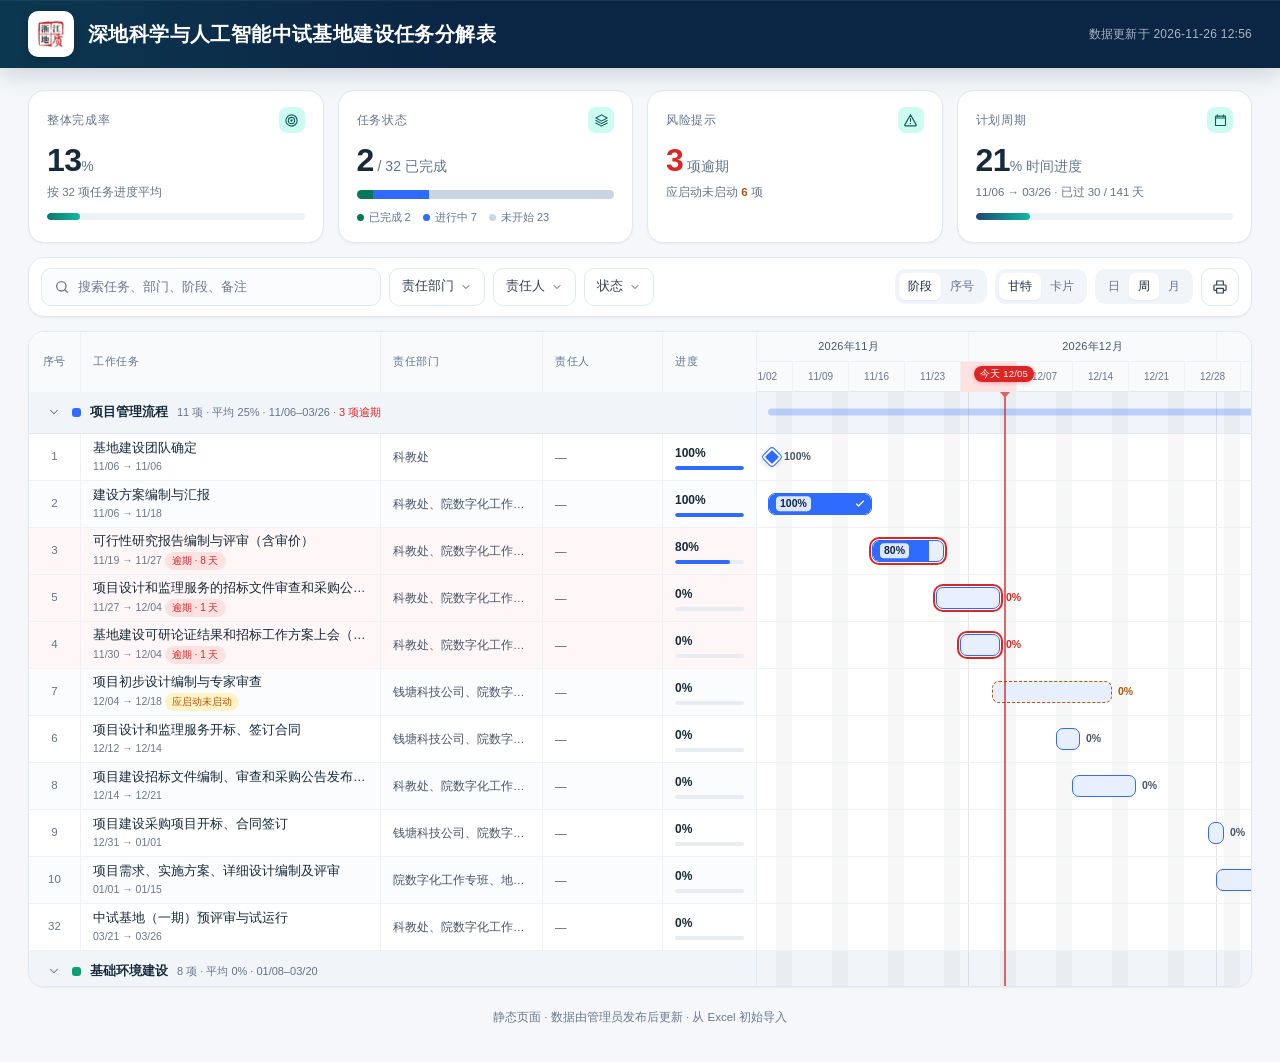
<file: index.html>
<!DOCTYPE html>
<html lang="zh-CN">
<head>
  <meta charset="utf-8">
  <meta name="viewport" content="width=device-width, initial-scale=1, viewport-fit=cover">
  <meta name="robots" content="noindex,nofollow,noarchive">
  <meta name="description" content="项目进度甘特图">
  <meta name="color-scheme" content="light">
  <meta name="theme-color" content="#0B2545">
  <title>项目进度</title>
  <link rel="icon" href="assets/logo.jpg">
  <link rel="stylesheet" href="styles.css">
</head>
<body>
  <a class="skip-link" href="#board">跳到进度表</a>

  <header class="app-header" id="appHeader">
    <div class="brand" id="brand">
      <span class="brand-logo" id="brandLogoWrap">
        <img id="brandLogo" src="assets/logo.jpg" alt="项目标识">
      </span>
      <h1 id="brandTitle">项目进度</h1>
    </div>
    <div class="header-side">
      <span class="updated" id="updatedAt"></span>
      <button type="button" class="admin-hint" id="adminHint" hidden>管理</button>
    </div>
  </header>

  <main class="app-main">
    <section class="kpi-grid" id="kpiGrid" aria-label="总体指标"></section>

    <section class="toolbar card" id="toolbar" aria-label="筛选与视图">
      <div class="toolbar-left">
        <label class="search">
          <span class="search-icon" aria-hidden="true"></span>
          <input id="searchInput" type="search" placeholder="搜索任务、部门、阶段、备注" autocomplete="off" aria-label="搜索">
          <button type="button" class="search-clear" id="searchClear" hidden aria-label="清除搜索">×</button>
        </label>
        <div class="filter-buttons" id="filterButtons"></div>
      </div>
      <div class="toolbar-right" id="toolbarRight"></div>
    </section>

    <section class="admin-bar" id="adminBar" hidden aria-label="管理操作"></section>

    <section class="board" id="board" tabindex="-1"></section>

    <footer class="app-footer">
      <span id="footerNote">静态页面 · 数据由管理员发布后更新</span>
    </footer>
  </main>

  <div class="drawer-backdrop" id="drawerBackdrop" hidden></div>
  <aside class="drawer" id="taskDrawer" hidden aria-label="任务详情"></aside>

  <div class="modal-backdrop" id="modalBackdrop" hidden></div>
  <div class="modal" id="modal" hidden role="dialog" aria-modal="true" aria-labelledby="modalTitle"></div>

  <div class="tooltip" id="tooltip" hidden></div>
  <div class="toast" id="toast" hidden role="status" aria-live="polite"></div>

  <noscript>
    <div class="noscript">此页面需要启用 JavaScript 才能显示进度甘特图。</div>
  </noscript>

  <script>
    /*
     * title.js 加 cache-busting，避免推送新标题后被 GitHub Pages / 浏览器缓存。
     * file:// 下不加查询参数。
     */
    document.write('<script src="title.js' +
      (window.location.protocol === 'file:' ? '' : '?v=' + Date.now()) +
      '"><\/script>');
  </script>
  <script src="config.js"></script>
  <script src="departments.js"></script>
  <script src="persons.js"></script>
  <script src="shared/parse.js"></script>
  <script src="js/util.js"></script>
  <script src="js/gantt.js"></script>
  <script src="js/render.js"></script>
  <script src="js/picker.js"></script>
  <script src="js/admin.js"></script>
  <script src="js/publish.js"></script>
  <script>
    /*
     * data.js is loaded with a cache-busting query so a newly published
     * GitHub Pages data file is visible on the next page load.
     * file:// has no query (some browsers treat it as part of the path).
     */
    (function () {
      var isFile = window.location.protocol === 'file:';
      var dataScript = document.createElement('script');
      dataScript.src = 'data.js' + (isFile ? '' : '?v=' + Date.now());
      dataScript.onload = loadApp;
      dataScript.onerror = function () {
        if (isFile) { loadApp(); return; }
        var retry = document.createElement('script');
        retry.src = 'data.js';
        retry.onload = loadApp;
        retry.onerror = loadApp;
        document.body.appendChild(retry);
      };
      document.body.appendChild(dataScript);

      function loadApp() {
        if (loadApp.done) return;
        loadApp.done = true;
        var appScript = document.createElement('script');
        appScript.src = 'js/app.js';
        document.body.appendChild(appScript);
      }
    })();
  </script>
</body>
</html>
</file>
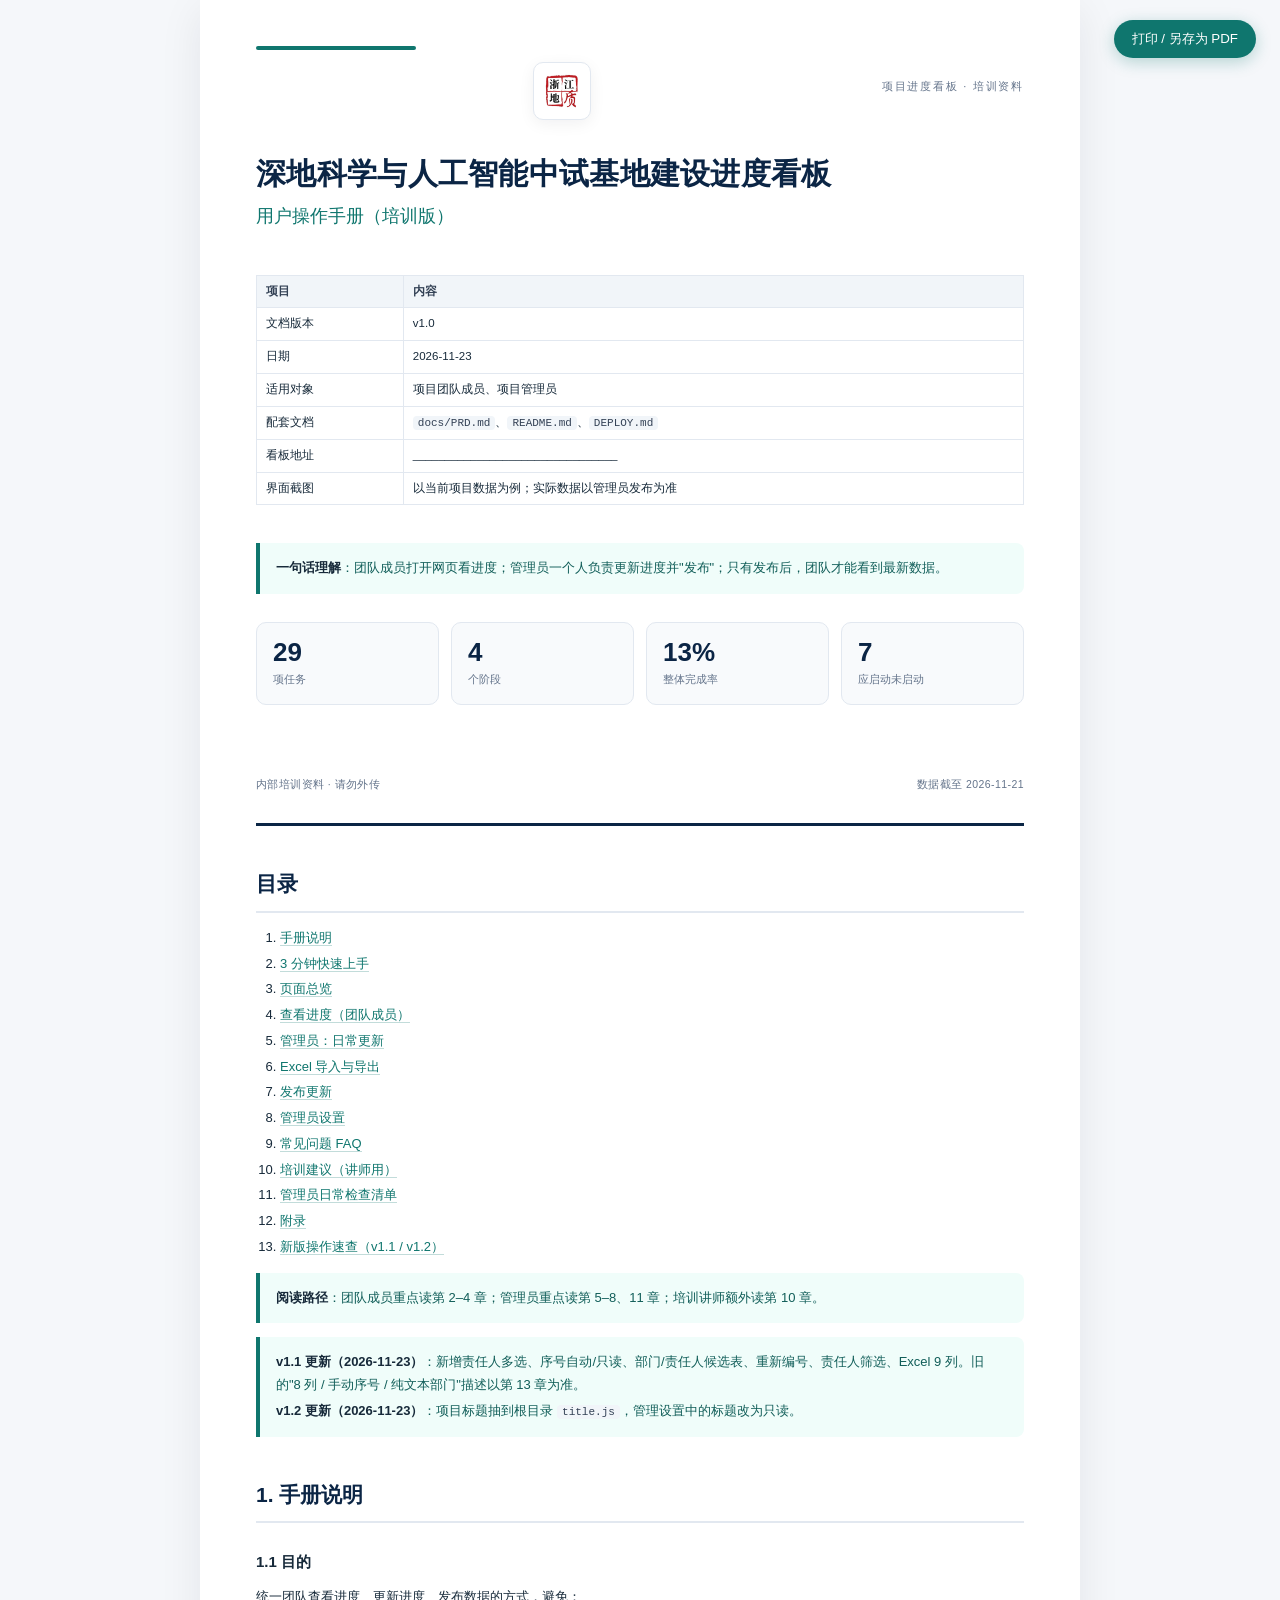
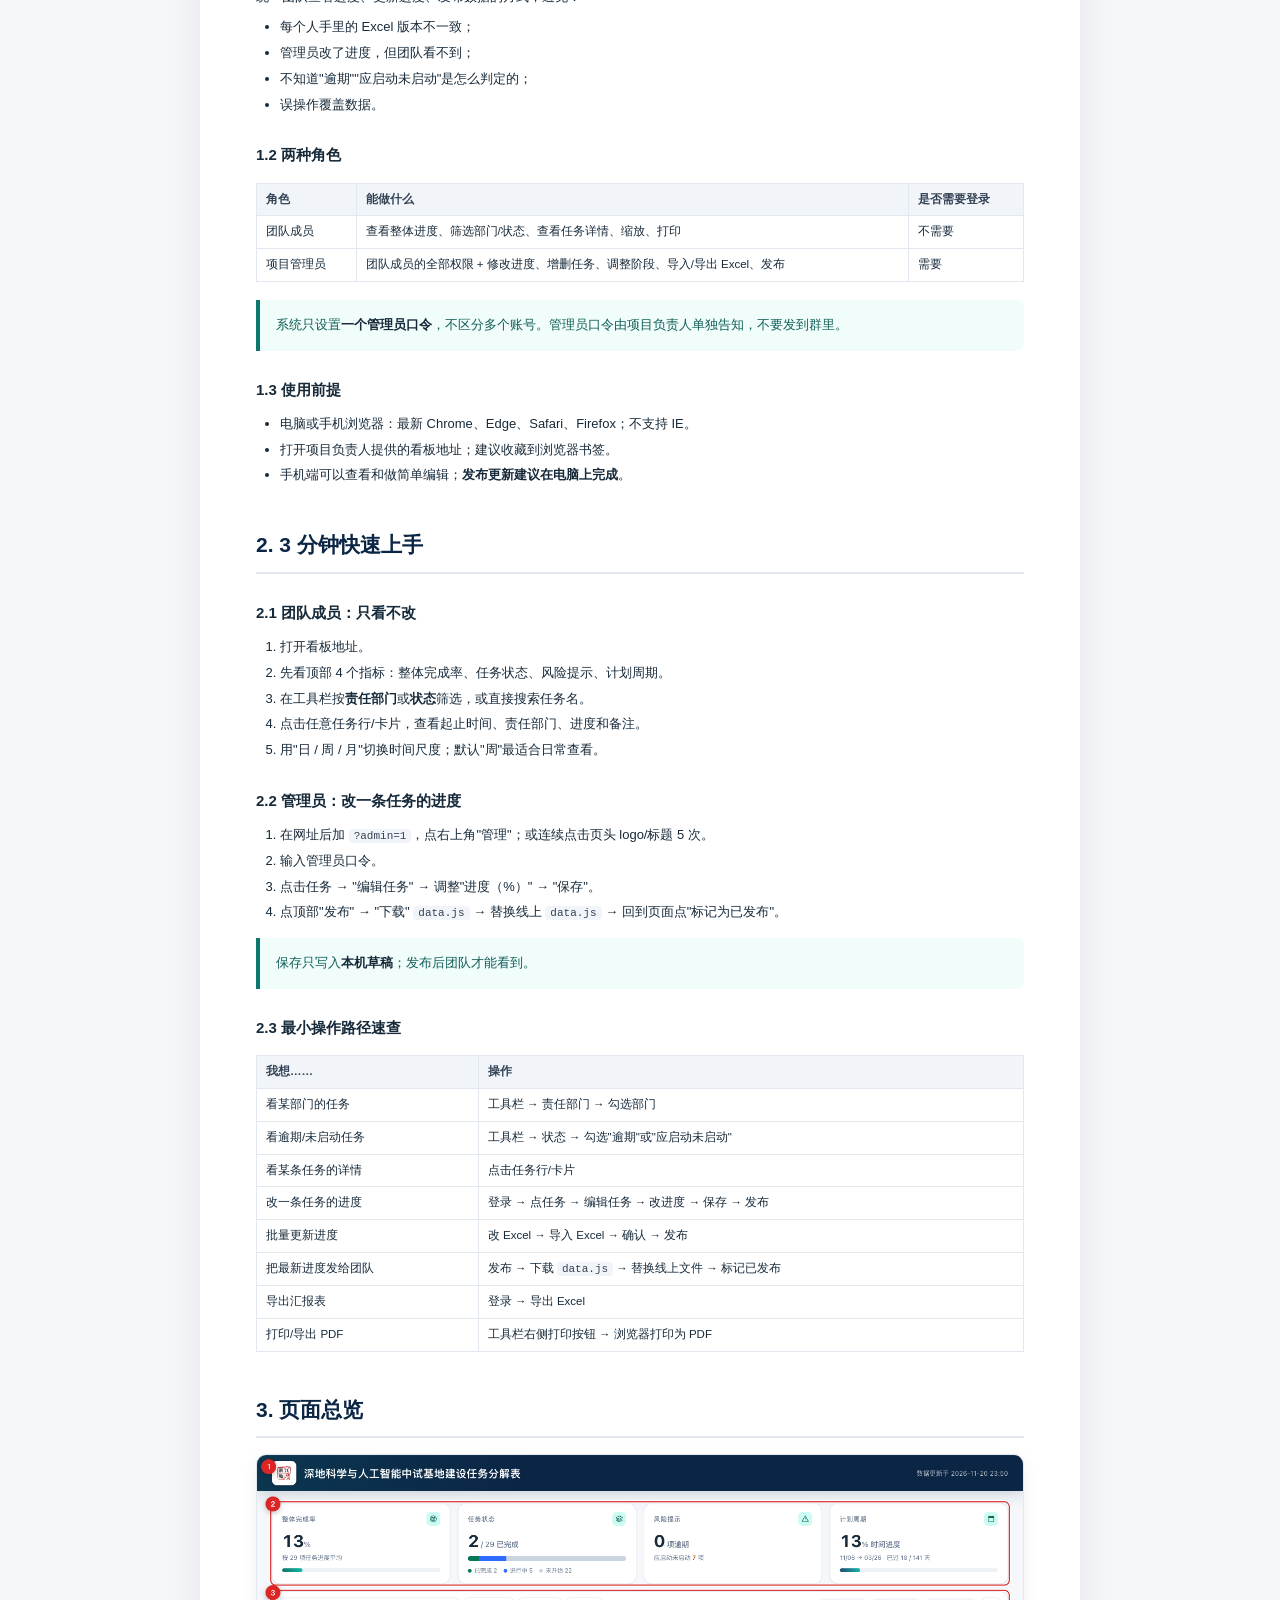
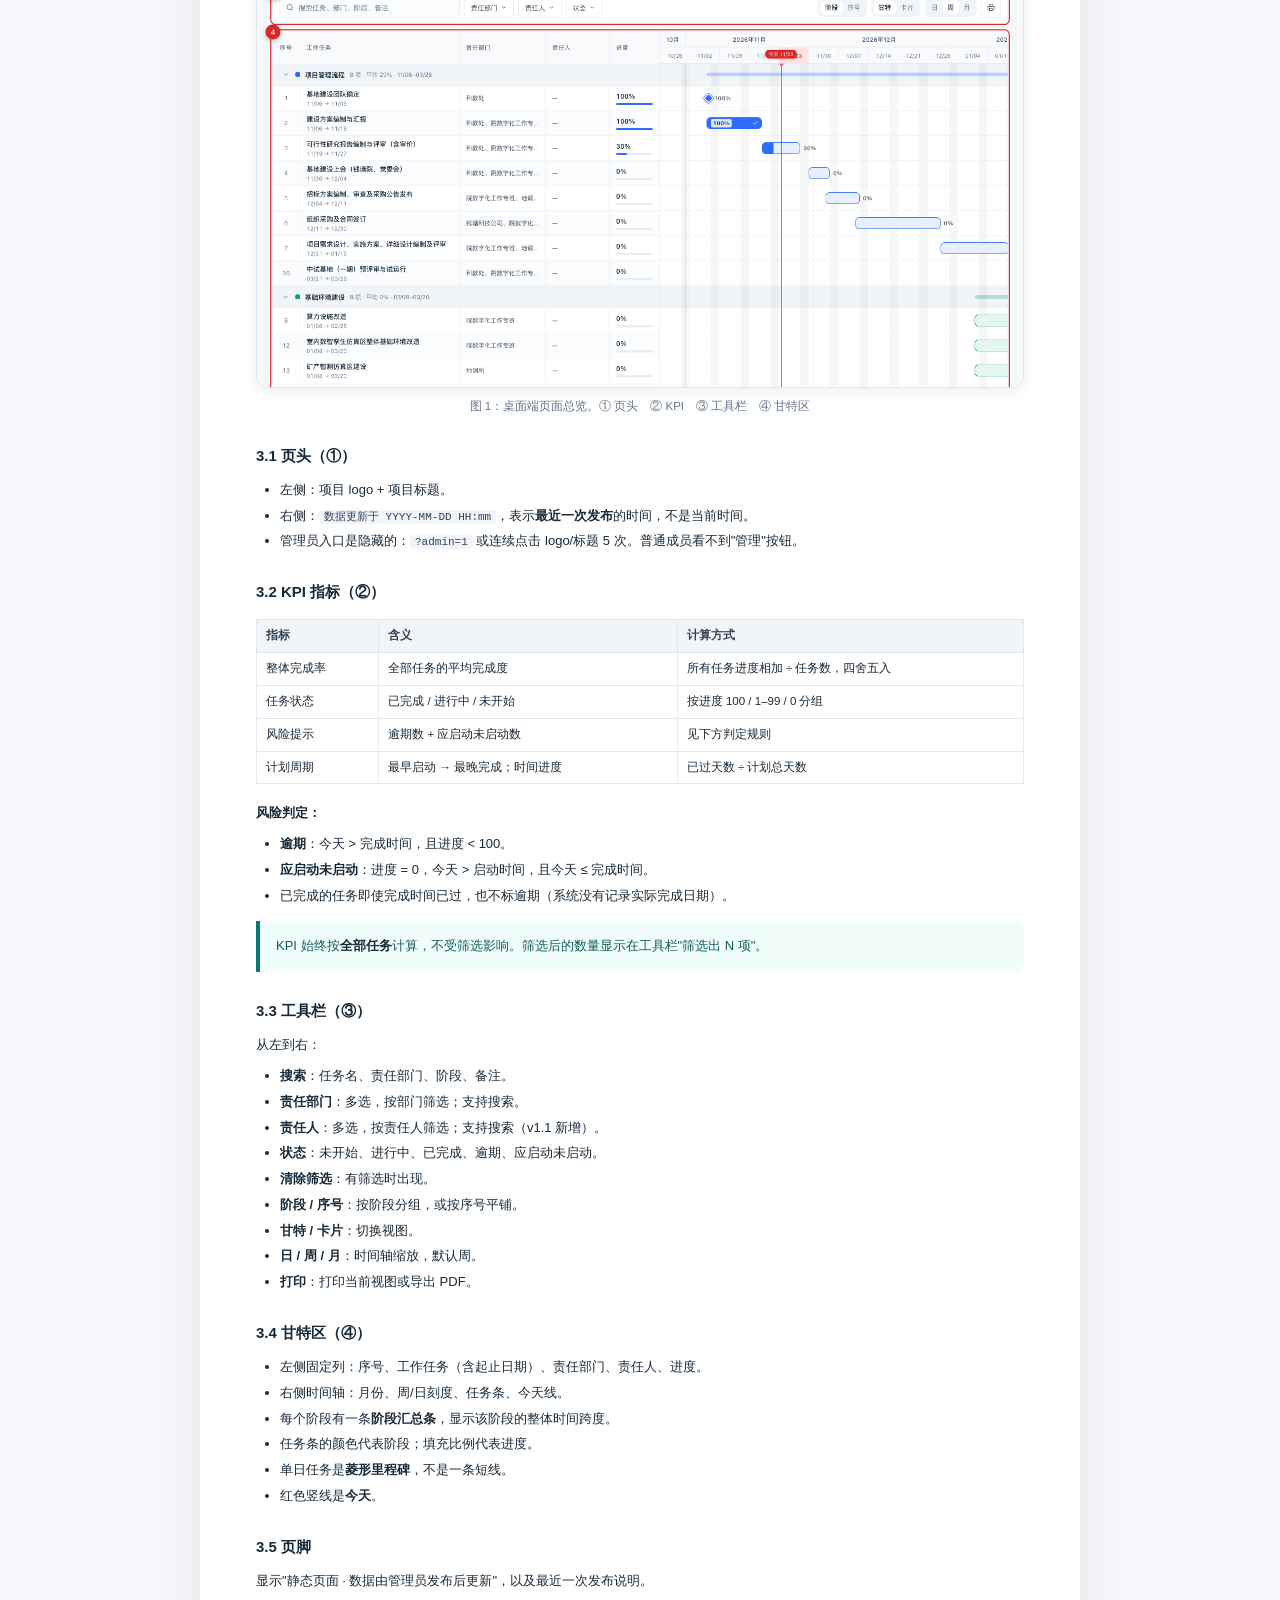
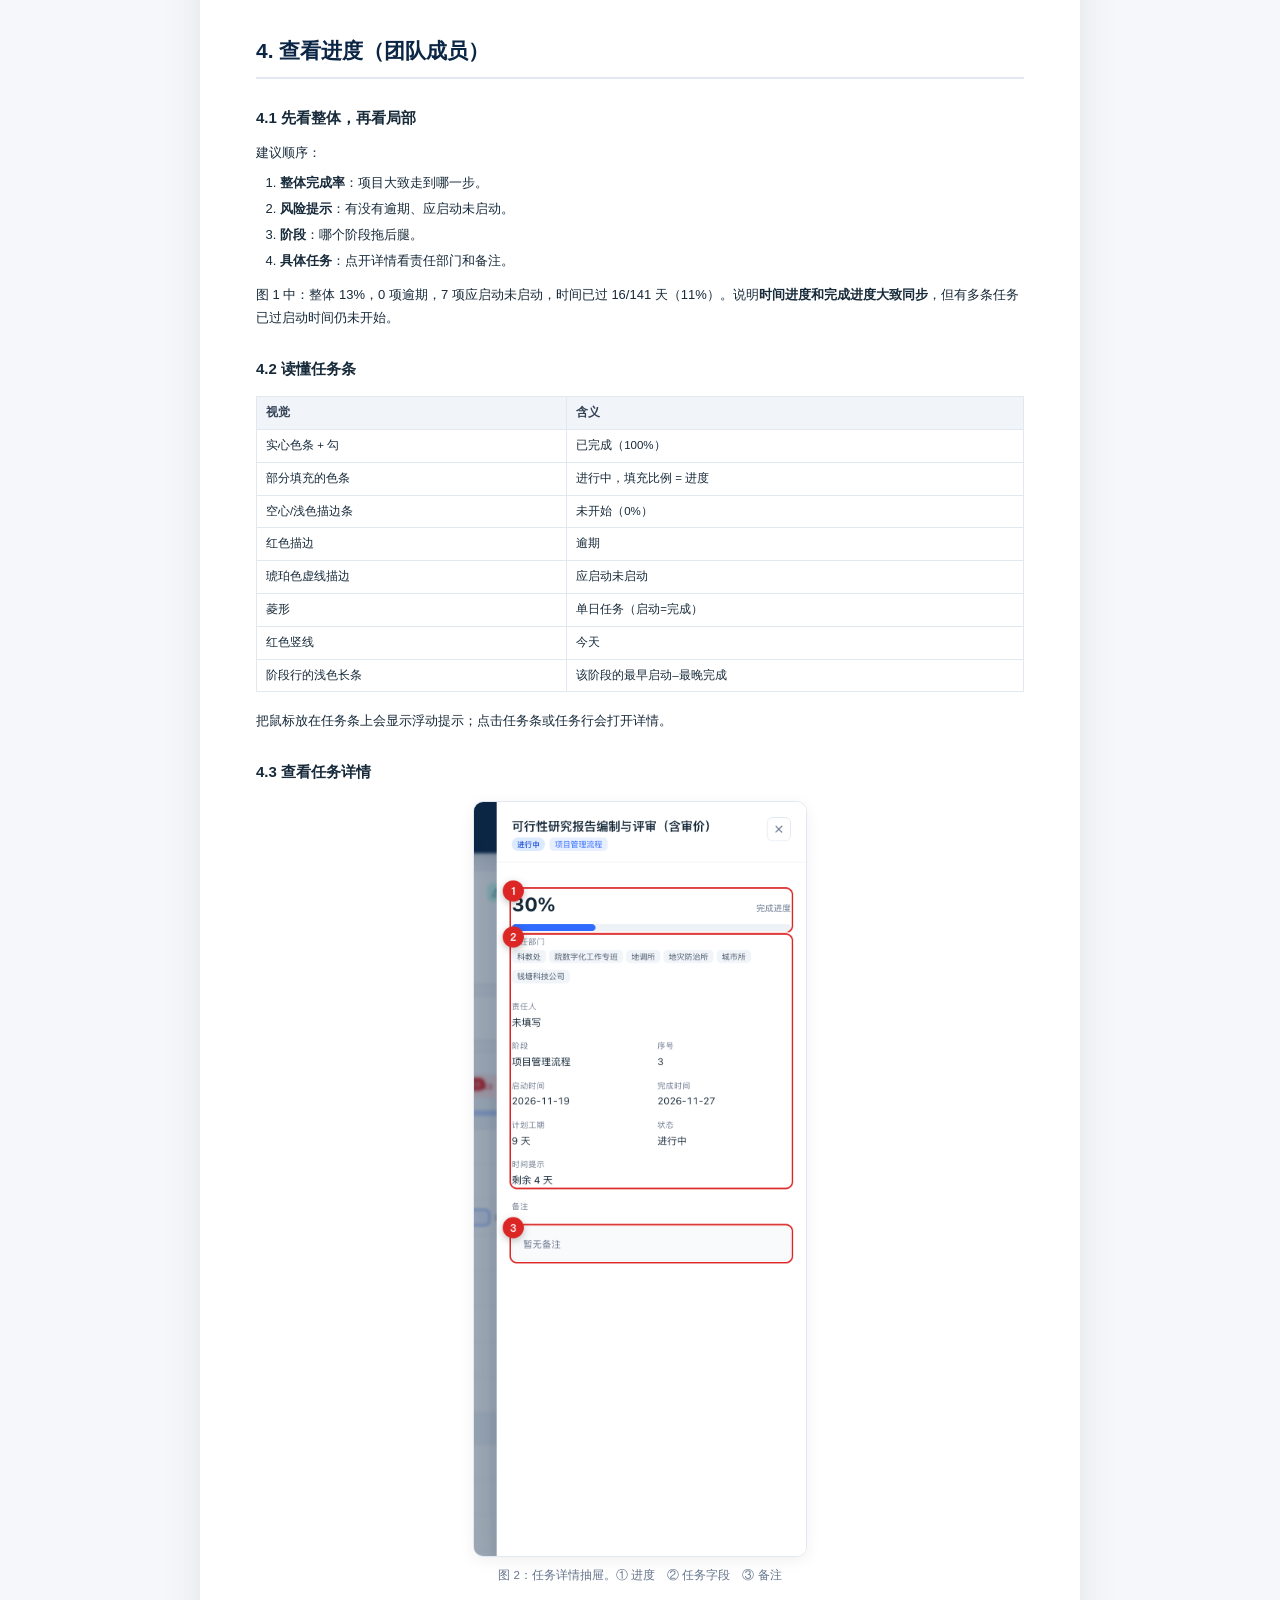
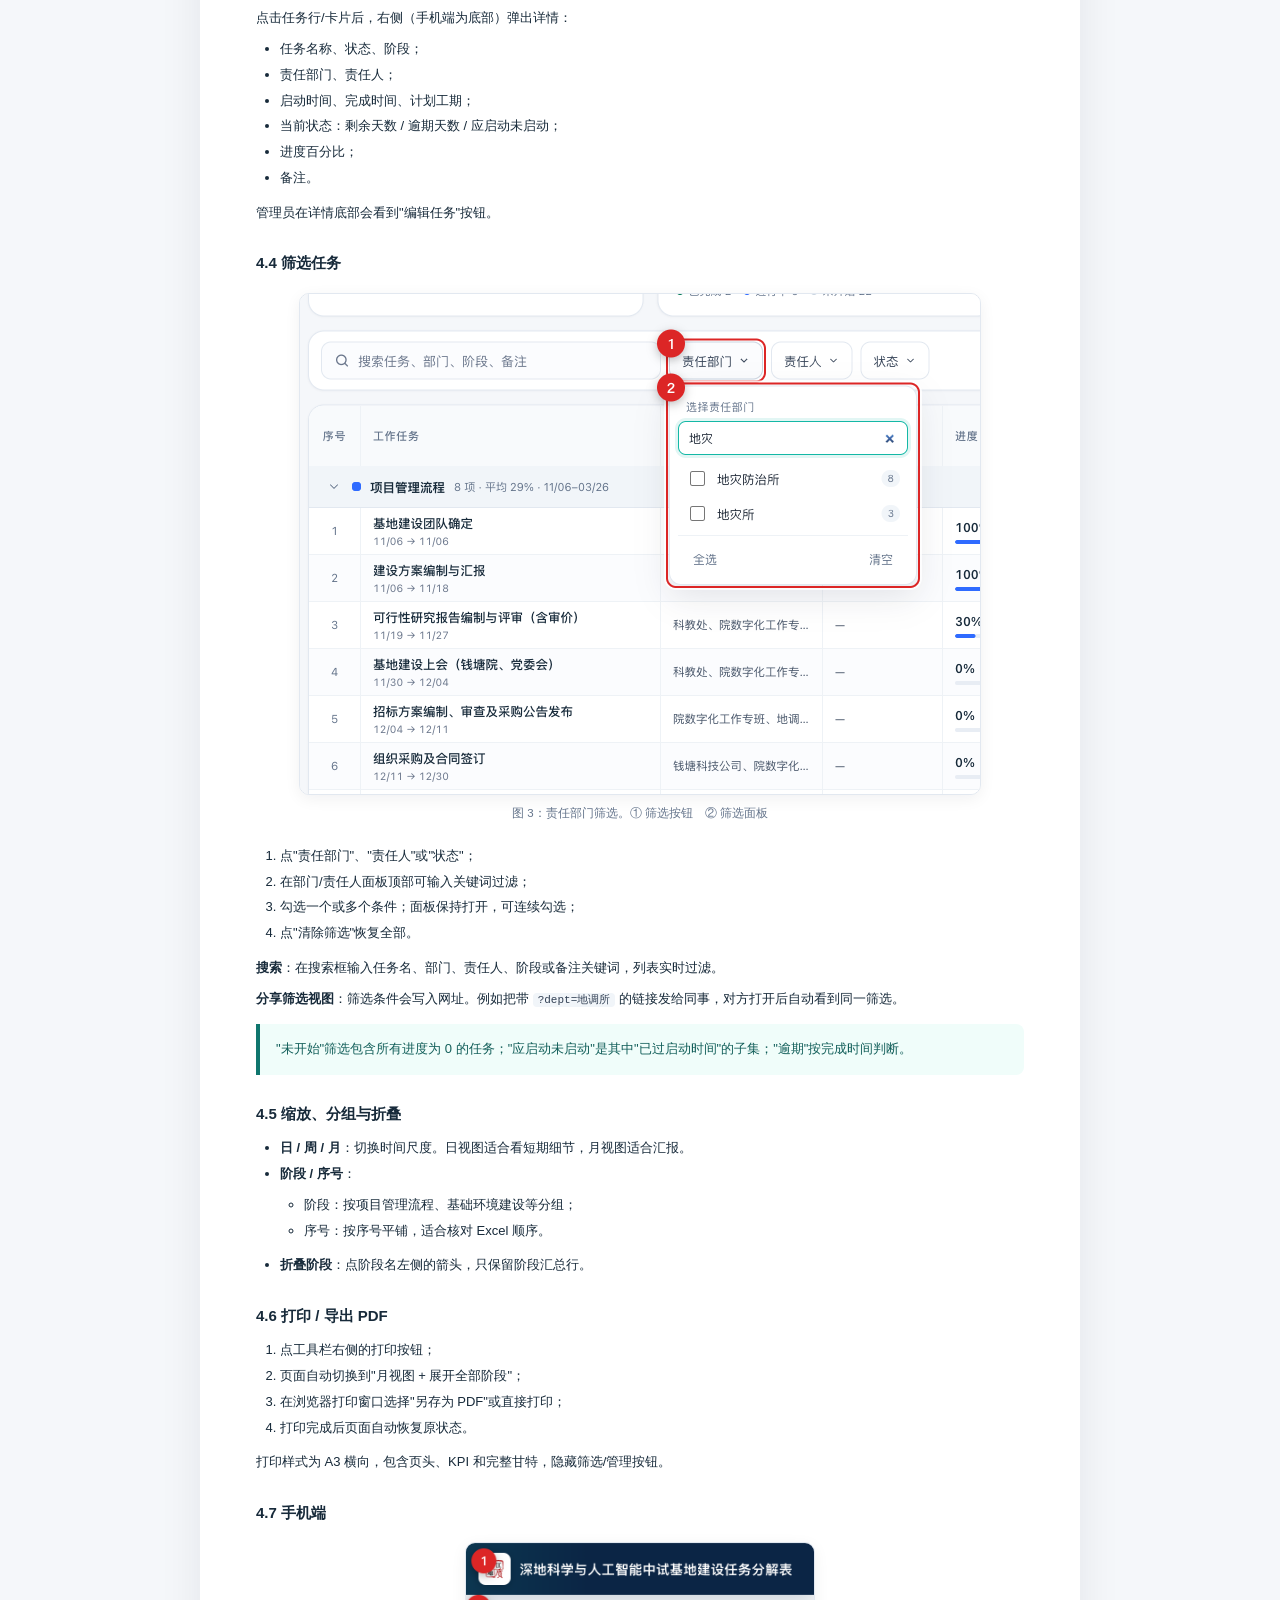
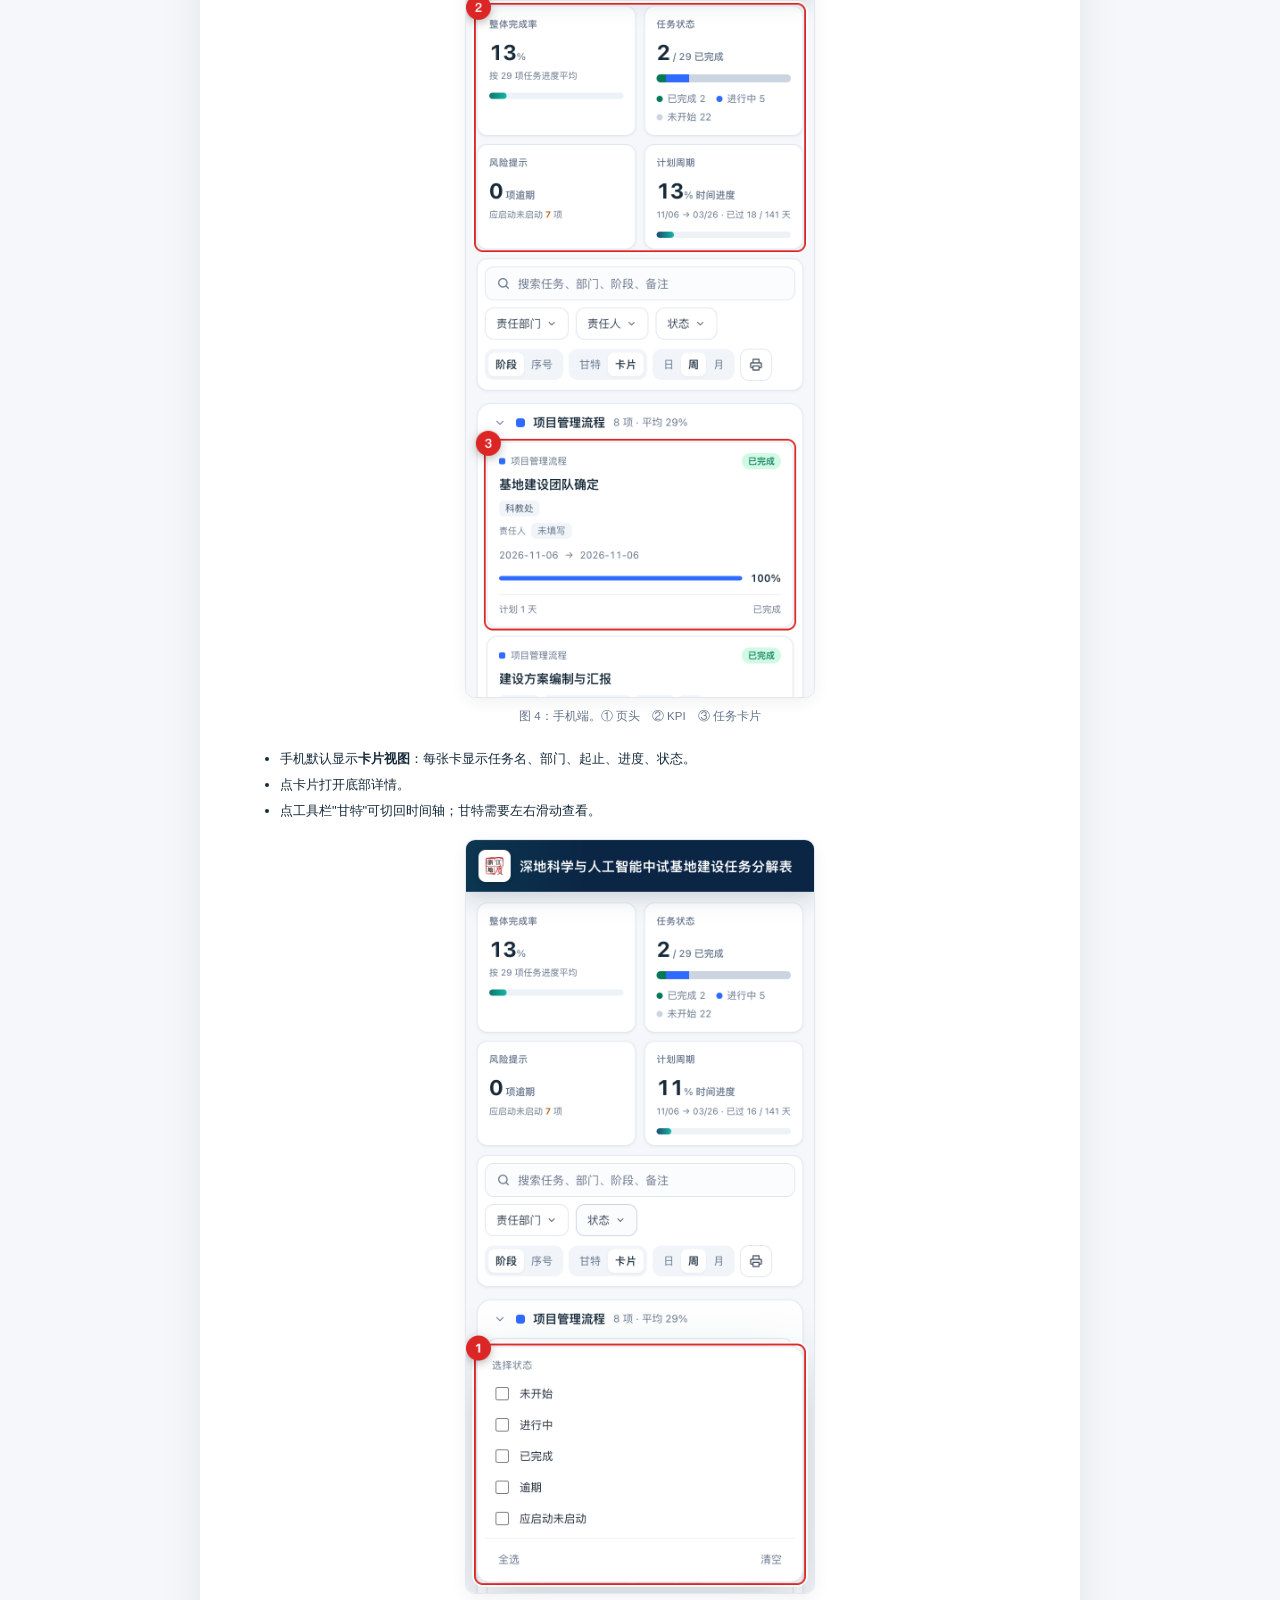
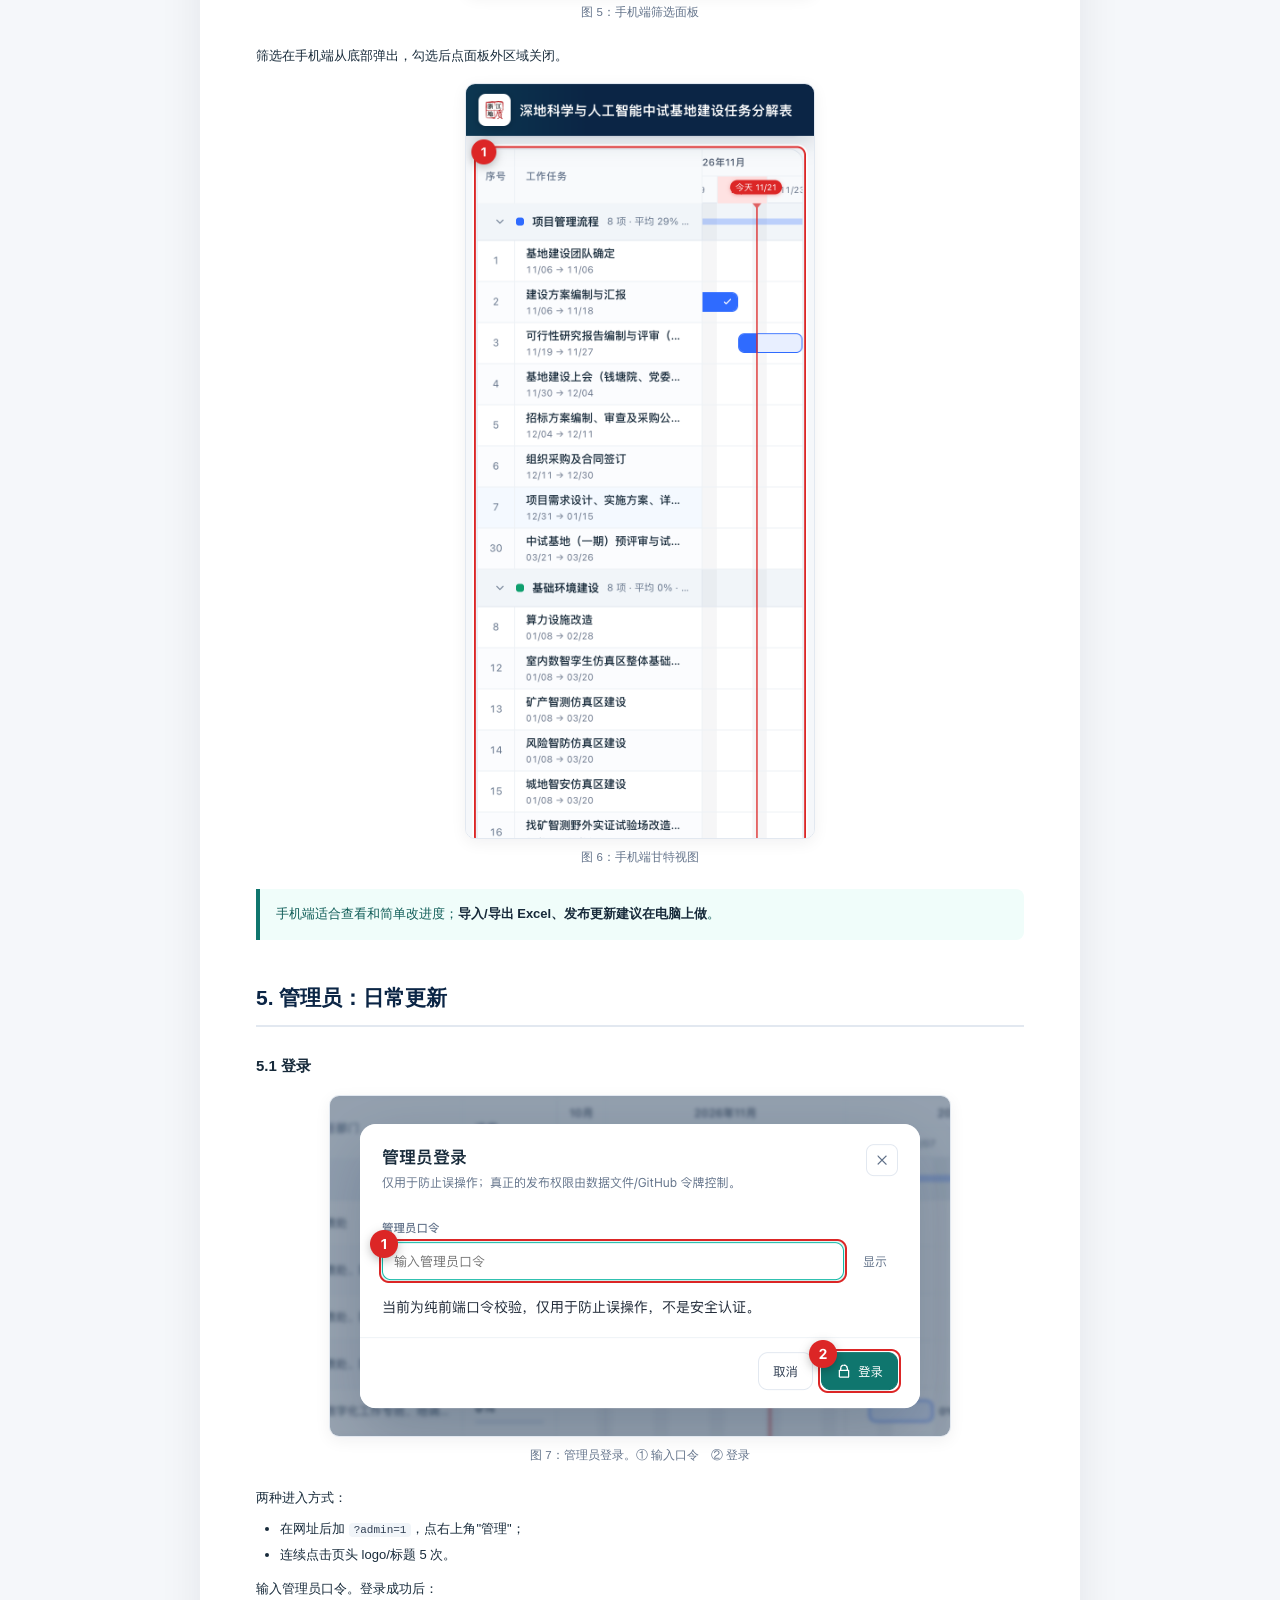
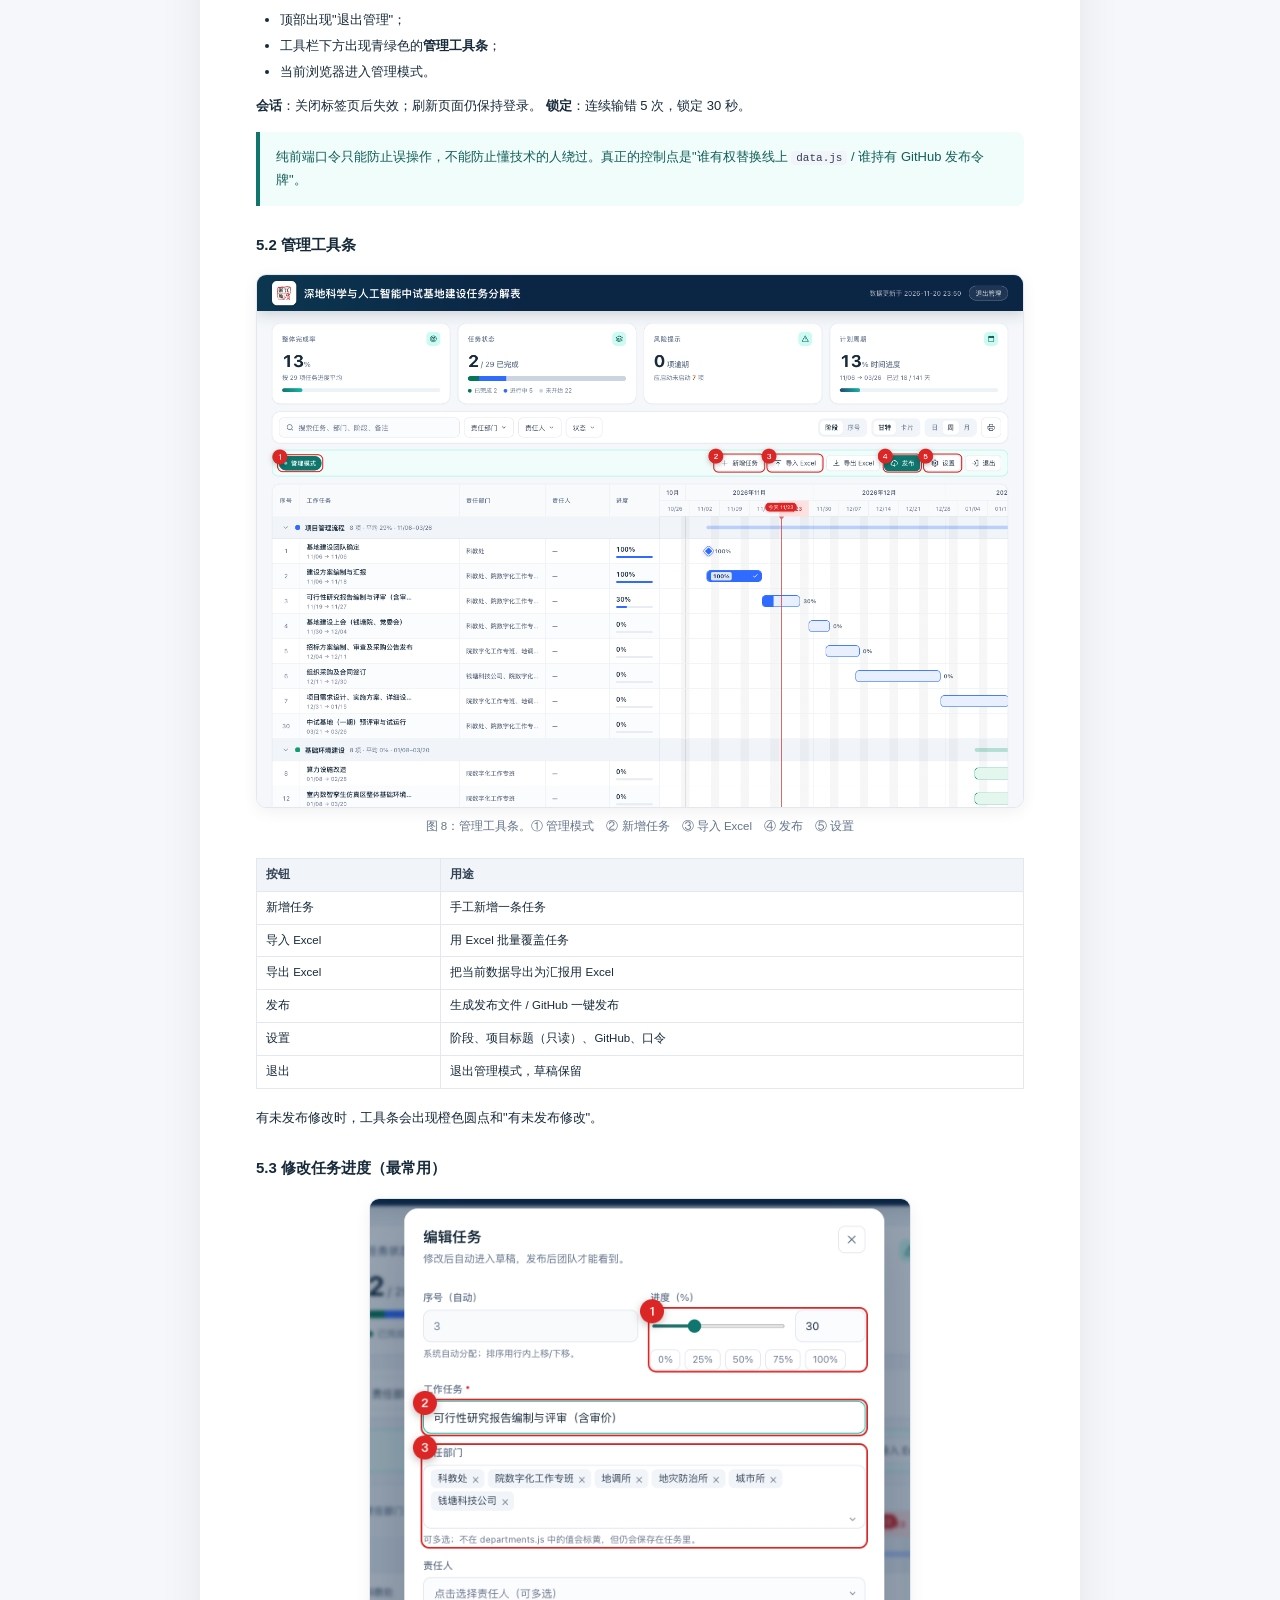
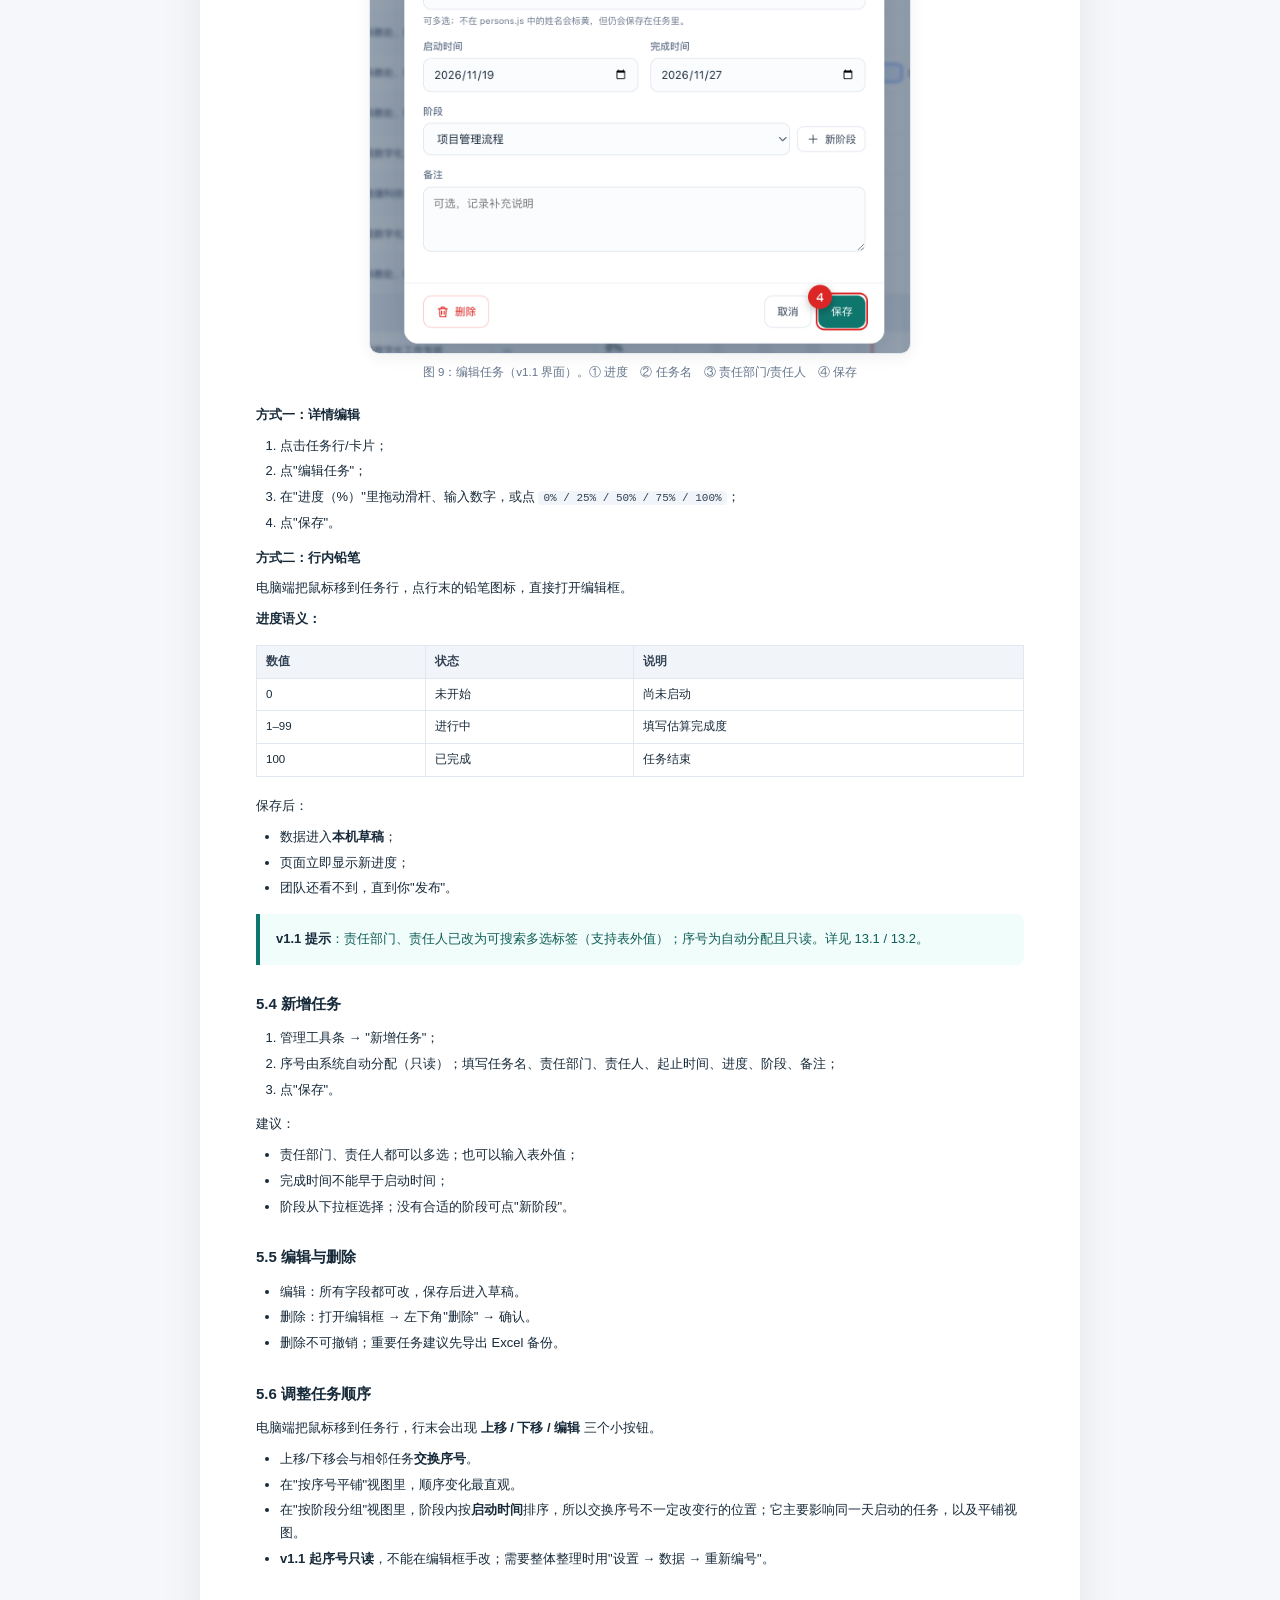
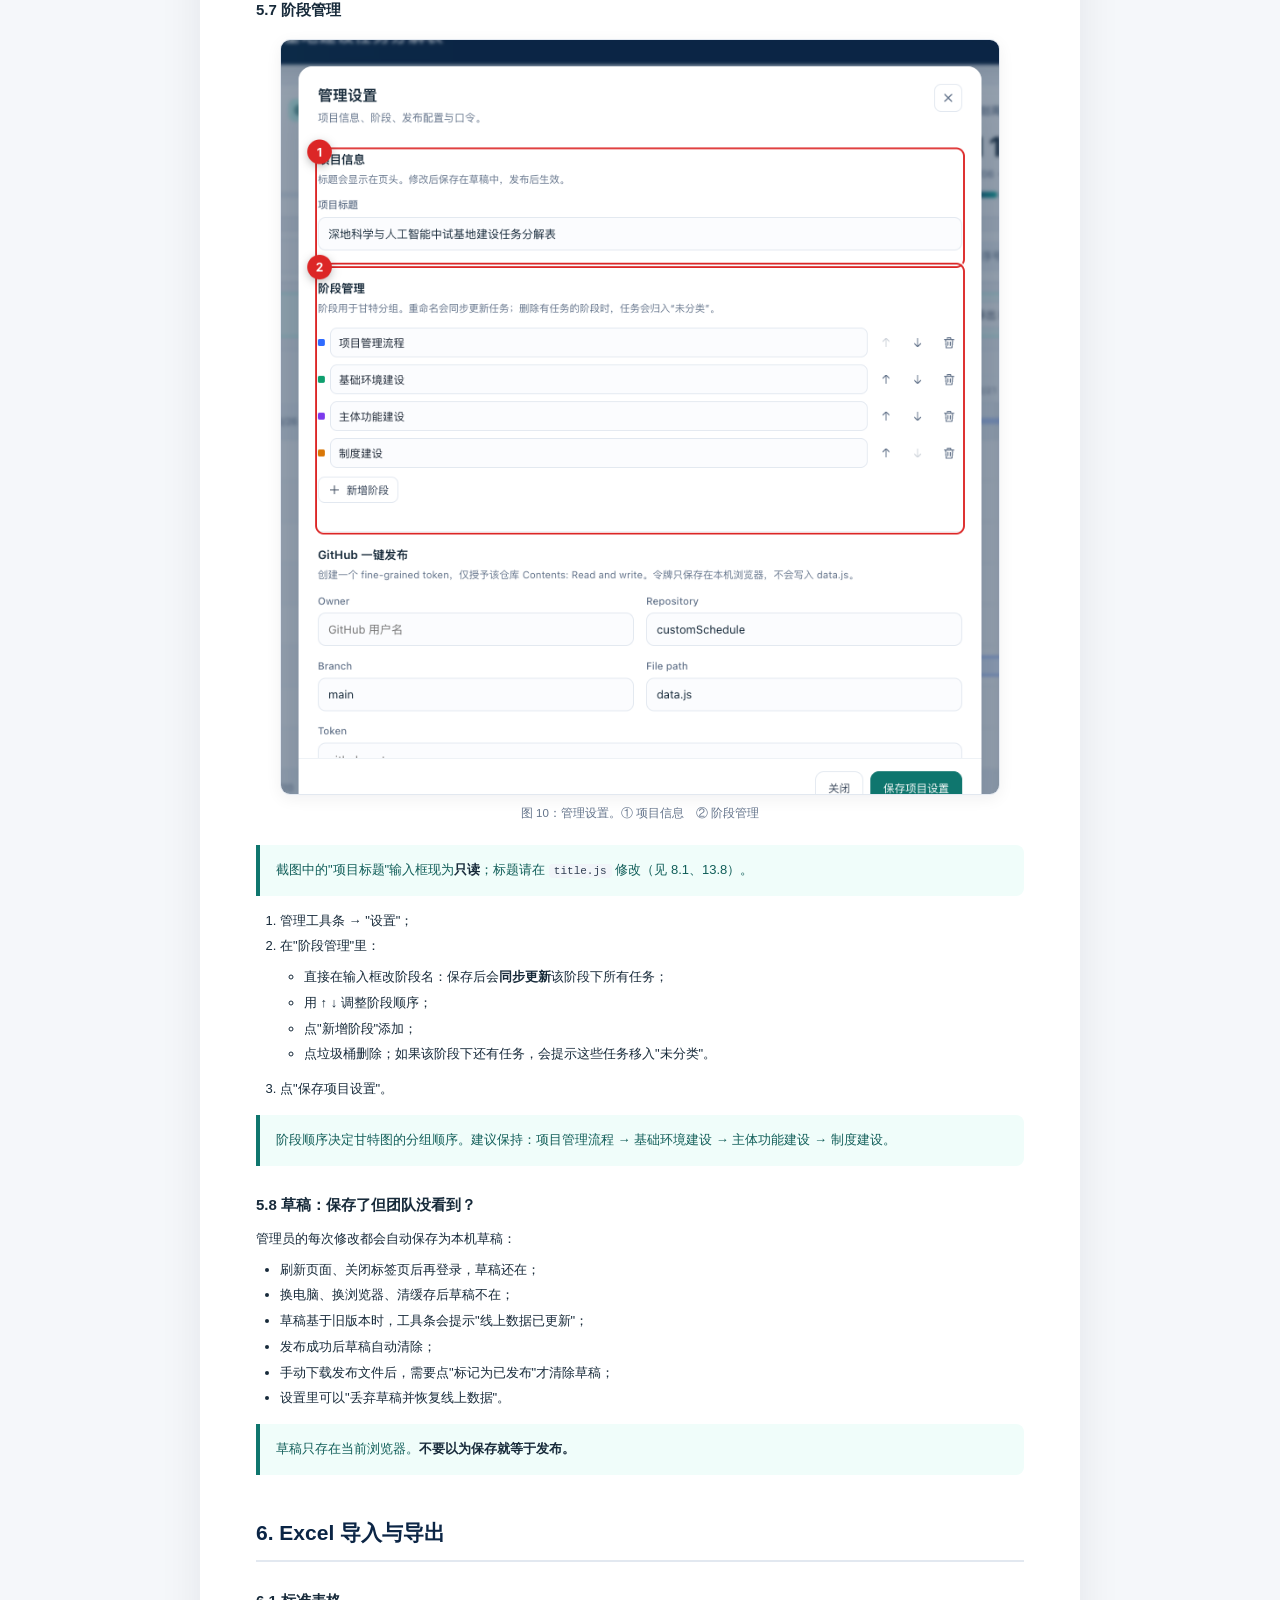
<file: docs/用户操作手册.html>
<!DOCTYPE html>
<html lang="zh-CN">
<head>
<meta charset="utf-8">
<meta name="viewport" content="width=device-width, initial-scale=1">
<title>深地科学与人工智能中试基地建设进度看板 · 用户操作手册（培训版）</title>
<style>
  :root {
    --navy:#0B2545; --ink:#172A3A; --muted:#64748B;
    --accent:#0F766E; --line:#E2E8F0; --bg:#F5F7FA;
  }
  * { box-sizing: border-box; }
  body {
    margin: 0; background: var(--bg); color: var(--ink);
    font-family: -apple-system, BlinkMacSystemFont, "Segoe UI", "PingFang SC",
      "Hiragino Sans GB", "Microsoft YaHei", "Noto Sans SC", sans-serif;
    font-size: 13px; line-height: 1.75;
  }
  .page {
    max-width: 880px; margin: 0 auto; background: #fff;
    padding: 46px 56px 60px; box-shadow: 0 10px 40px rgba(15,23,42,.08);
  }
  .print-btn {
    position: fixed; right: 24px; top: 20px; z-index: 10;
    border: 0; border-radius: 999px; padding: 10px 18px;
    background: var(--accent); color: #fff; font: 600 13px/1 inherit;
    cursor: pointer; box-shadow: 0 4px 16px rgba(15,118,110,.28);
  }
  .print-btn:hover { background: #0d665f; }
  .cover {
    padding-bottom: 30px; border-bottom: 3px solid var(--navy);
    margin-bottom: 34px; position: relative;
    display: flex; flex-direction: column; min-height: 780px;
  }
  .cover-stats { display: flex; gap: 12px; margin-top: 28px; }
  .cover-stats > div {
    flex: 1; border: 1px solid var(--line); background: #F8FAFC;
    border-radius: 10px; padding: 14px 16px;
  }
  .cover-stats strong { display: block; font-size: 26px; color: var(--navy); line-height: 1.2; }
  .cover-stats span { display: block; font-size: 11px; color: var(--muted); margin-top: 2px; }
  .cover-foot {
    margin-top: auto; padding-top: 24px; font-size: 10.5px; color: var(--muted);
    letter-spacing: .04em; display: flex; justify-content: space-between;
  }
  .cover::before {
    content: ""; position: absolute; left: 0; top: 0; width: 160px; height: 4px;
    background: var(--accent); border-radius: 4px;
  }
  .cover-top { display: flex; align-items: center; gap: 14px; margin-bottom: 26px; }
  .cover-top img { width: 58px; height: 58px; object-fit: contain; border: 1px solid var(--line); border-radius: 10px; padding: 4px; background: #fff; }
  .cover-top .kicker { font-size: 11px; letter-spacing: .16em; color: var(--muted); text-transform: uppercase; }
  .cover h1 { margin: 0 0 8px; font-size: 30px; line-height: 1.3; color: var(--navy); letter-spacing: .01em; }
  .cover h2 { margin: 0 0 24px; font-size: 18px; font-weight: 500; color: var(--accent); border: 0; padding: 0; page-break-before: avoid; }
  .cover table { font-size: 11.5px; margin: 18px 0; }
  .cover blockquote { margin: 20px 0 0; }
  .content h2 {
    margin: 40px 0 14px; padding-bottom: 8px; font-size: 21px;
    color: var(--navy); border-bottom: 2px solid var(--line);
    page-break-after: avoid;
  }
  .content h2[id="1-手册说明"],
  .content h2[id="5-管理员日常更新"],
  .content h2[id="7-发布更新"],
  .content h2[id="10-培训建议讲师用"] { page-break-before: always; }
  .content h3 { margin: 26px 0 10px; font-size: 15px; color: var(--ink); page-break-after: avoid; }
  .content h4 { margin: 20px 0 8px; font-size: 13.5px; color: var(--ink); page-break-after: avoid; }
  p { margin: 8px 0; }
  ul, ol { margin: 8px 0 12px; padding-left: 24px; }
  li { margin: 3px 0; }
  a { color: var(--accent); text-decoration: none; border-bottom: 1px solid rgba(15,118,110,.25); }
  strong { color: var(--ink); }
  blockquote {
    margin: 14px 0; padding: 11px 16px; border-left: 4px solid var(--accent);
    background: #F0FDFA; color: #115E59; border-radius: 0 8px 8px 0;
    page-break-inside: avoid;
  }
  blockquote p { margin: 3px 0; }
  table {
    width: 100%; border-collapse: collapse; margin: 14px 0 18px;
    font-size: 11.5px; line-height: 1.55; page-break-inside: auto;
  }
  th, td { border: 1px solid var(--line); padding: 7px 9px; text-align: left; vertical-align: top; }
  th { background: #F1F5F9; color: #334155; font-weight: 600; }
  tr { page-break-inside: avoid; }
  img {
    display: block; max-width: 100%; max-height: 200mm; width: auto; height: auto; margin: 16px auto 8px;
    border: 1px solid var(--line); border-radius: 10px;
    box-shadow: 0 4px 16px rgba(15,23,42,.06); page-break-inside: avoid;
  }
  em { color: var(--muted); font-style: normal; font-size: 11.5px; display: block; text-align: center; margin: 0 0 22px; }
  code {
    font-family: "SFMono-Regular", Consolas, Menlo, monospace;
    font-size: 11px; background: #F1F5F9; padding: 1px 5px; border-radius: 4px;
    color: #334155; word-break: break-word;
  }
  pre { background: #0B2545; color: #E2E8F0; padding: 12px 14px; border-radius: 8px; overflow: auto; font-size: 11px; line-height: 1.6; }
  pre code { background: transparent; color: inherit; padding: 0; }
  hr { border: 0; border-top: 1px solid var(--line); margin: 28px 0; }
  .content > hr { display: none; }
  .toc-fix { }
  @media print {
    body { background: #fff; font-size: 11.5px; }
    .page { max-width: none; margin: 0; padding: 0; box-shadow: none; }
    .print-btn { display: none; }
    .cover { page-break-after: always; border-bottom-width: 2px; min-height: 240mm; }
    .content h2 { page-break-before: auto; }
    .content h2[id="1-手册说明"],
    .content h2[id="5-管理员日常更新"],
    .content h2[id="7-发布更新"],
    .content h2[id="10-培训建议讲师用"] { page-break-before: always; }
    a { color: var(--ink); border-bottom: 0; }
    img { box-shadow: none; }
    pre { white-space: pre-wrap; }
  }
</style>
</head>
<body>
<button class="print-btn" onclick="window.print()">打印 / 另存为 PDF</button>
<div class="page">
  <section class="cover">
    <div class="cover-top">
      <img src="images/logo.jpg" alt="项目标识">
      <div class="kicker">项目进度看板 · 培训资料</div>
    </div>
    <h1 id="深地科学与人工智能中试基地建设进度看板">深地科学与人工智能中试基地建设进度看板</h1>
<h2 id="用户操作手册培训版">用户操作手册（培训版）</h2>
<table>
<thead>
<tr>
<th>项目</th>
<th>内容</th>
</tr>
</thead>
<tbody><tr>
<td>文档版本</td>
<td>v1.0</td>
</tr>
<tr>
<td>日期</td>
<td>2026-11-23</td>
</tr>
<tr>
<td>适用对象</td>
<td>项目团队成员、项目管理员</td>
</tr>
<tr>
<td>配套文档</td>
<td><code>docs/PRD.md</code>、<code>README.md</code>、<code>DEPLOY.md</code></td>
</tr>
<tr>
<td>看板地址</td>
<td>________________________________</td>
</tr>
<tr>
<td>界面截图</td>
<td>以当前项目数据为例；实际数据以管理员发布为准</td>
</tr>
</tbody></table>
<blockquote>
<p><strong>一句话理解</strong>：团队成员打开网页看进度；管理员一个人负责更新进度并&quot;发布&quot;；只有发布后，团队才能看到最新数据。</p>
</blockquote>

    <div class="cover-stats">
      <div><strong>29</strong><span>项任务</span></div>
      <div><strong>4</strong><span>个阶段</span></div>
      <div><strong>13%</strong><span>整体完成率</span></div>
      <div><strong>7</strong><span>应启动未启动</span></div>
    </div>
    <div class="cover-foot"><span>内部培训资料 · 请勿外传</span><span>数据截至 2026-11-21</span></div>
  </section>
  <section class="content">
    <h2 id="目录">目录</h2>
<ol>
<li><a href="#1-%E6%89%8B%E5%86%8C%E8%AF%B4%E6%98%8E">手册说明</a></li>
<li><a href="#2-3-%E5%88%86%E9%92%9F%E5%BF%AB%E9%80%9F%E4%B8%8A%E6%89%8B">3 分钟快速上手</a></li>
<li><a href="#3-%E9%A1%B5%E9%9D%A2%E6%80%BB%E8%A7%88">页面总览</a></li>
<li><a href="#4-%E6%9F%A5%E7%9C%8B%E8%BF%9B%E5%BA%A6%E5%9B%A2%E9%98%9F%E6%88%90%E5%91%98">查看进度（团队成员）</a></li>
<li><a href="#5-%E7%AE%A1%E7%90%86%E5%91%98%E6%97%A5%E5%B8%B8%E6%9B%B4%E6%96%B0">管理员：日常更新</a></li>
<li><a href="#6-excel-%E5%AF%BC%E5%85%A5%E4%B8%8E%E5%AF%BC%E5%87%BA">Excel 导入与导出</a></li>
<li><a href="#7-%E5%8F%91%E5%B8%83%E6%9B%B4%E6%96%B0">发布更新</a></li>
<li><a href="#8-%E7%AE%A1%E7%90%86%E5%91%98%E8%AE%BE%E7%BD%AE">管理员设置</a></li>
<li><a href="#9-%E5%B8%B8%E8%A7%81%E9%97%AE%E9%A2%98-faq">常见问题 FAQ</a></li>
<li><a href="#10-%E5%9F%B9%E8%AE%AD%E5%BB%BA%E8%AE%AE%E8%AE%B2%E5%B8%88%E7%94%A8">培训建议（讲师用）</a></li>
<li><a href="#11-%E7%AE%A1%E7%90%86%E5%91%98%E6%97%A5%E5%B8%B8%E6%A3%80%E6%9F%A5%E6%B8%85%E5%8D%95">管理员日常检查清单</a></li>
<li><a href="#12-%E9%99%84%E5%BD%95">附录</a></li>
<li><a href="#13-v11-%E6%96%B0%E7%89%88%E6%93%8D%E4%BD%9C%E9%80%9F%E6%9F%A5">新版操作速查（v1.1 / v1.2）</a></li>
</ol>
<blockquote>
<p><strong>阅读路径</strong>：团队成员重点读第 2–4 章；管理员重点读第 5–8、11 章；培训讲师额外读第 10 章。</p>
</blockquote>
<blockquote>
<p><strong>v1.1 更新（2026-11-23）</strong>：新增责任人多选、序号自动/只读、部门/责任人候选表、重新编号、责任人筛选、Excel 9 列。旧的&quot;8 列 / 手动序号 / 纯文本部门&quot;描述以第 13 章为准。</p>
<p><strong>v1.2 更新（2026-11-23）</strong>：项目标题抽到根目录 <code>title.js</code>，管理设置中的标题改为只读。</p>
</blockquote>
<hr>
<h2 id="1-手册说明">1. 手册说明</h2>
<h3 id="11-目的">1.1 目的</h3>
<p>统一团队查看进度、更新进度、发布数据的方式，避免：</p>
<ul>
<li>每个人手里的 Excel 版本不一致；</li>
<li>管理员改了进度，但团队看不到；</li>
<li>不知道&quot;逾期&quot;&quot;应启动未启动&quot;是怎么判定的；</li>
<li>误操作覆盖数据。</li>
</ul>
<h3 id="12-两种角色">1.2 两种角色</h3>
<table>
<thead>
<tr>
<th>角色</th>
<th>能做什么</th>
<th>是否需要登录</th>
</tr>
</thead>
<tbody><tr>
<td>团队成员</td>
<td>查看整体进度、筛选部门/状态、查看任务详情、缩放、打印</td>
<td>不需要</td>
</tr>
<tr>
<td>项目管理员</td>
<td>团队成员的全部权限 + 修改进度、增删任务、调整阶段、导入/导出 Excel、发布</td>
<td>需要</td>
</tr>
</tbody></table>
<blockquote>
<p>系统只设置<strong>一个管理员口令</strong>，不区分多个账号。管理员口令由项目负责人单独告知，不要发到群里。</p>
</blockquote>
<h3 id="13-使用前提">1.3 使用前提</h3>
<ul>
<li>电脑或手机浏览器：最新 Chrome、Edge、Safari、Firefox；不支持 IE。</li>
<li>打开项目负责人提供的看板地址；建议收藏到浏览器书签。</li>
<li>手机端可以查看和做简单编辑；<strong>发布更新建议在电脑上完成</strong>。</li>
</ul>
<hr>
<h2 id="2-3-分钟快速上手">2. 3 分钟快速上手</h2>
<h3 id="21-团队成员只看不改">2.1 团队成员：只看不改</h3>
<ol>
<li>打开看板地址。</li>
<li>先看顶部 4 个指标：整体完成率、任务状态、风险提示、计划周期。</li>
<li>在工具栏按<strong>责任部门</strong>或<strong>状态</strong>筛选，或直接搜索任务名。</li>
<li>点击任意任务行/卡片，查看起止时间、责任部门、进度和备注。</li>
<li>用&quot;日 / 周 / 月&quot;切换时间尺度；默认&quot;周&quot;最适合日常查看。</li>
</ol>
<h3 id="22-管理员改一条任务的进度">2.2 管理员：改一条任务的进度</h3>
<ol>
<li>在网址后加 <code>?admin=1</code>，点右上角&quot;管理&quot;；或连续点击页头 logo/标题 5 次。</li>
<li>输入管理员口令。</li>
<li>点击任务 → &quot;编辑任务&quot; → 调整&quot;进度（%）&quot; → &quot;保存&quot;。</li>
<li>点顶部&quot;发布&quot; → &quot;下载&quot; <code>data.js</code> → 替换线上 <code>data.js</code> → 回到页面点&quot;标记为已发布&quot;。</li>
</ol>
<blockquote>
<p>保存只写入<strong>本机草稿</strong>；发布后团队才能看到。</p>
</blockquote>
<h3 id="23-最小操作路径速查">2.3 最小操作路径速查</h3>
<table>
<thead>
<tr>
<th>我想……</th>
<th>操作</th>
</tr>
</thead>
<tbody><tr>
<td>看某部门的任务</td>
<td>工具栏 → 责任部门 → 勾选部门</td>
</tr>
<tr>
<td>看逾期/未启动任务</td>
<td>工具栏 → 状态 → 勾选&quot;逾期&quot;或&quot;应启动未启动&quot;</td>
</tr>
<tr>
<td>看某条任务的详情</td>
<td>点击任务行/卡片</td>
</tr>
<tr>
<td>改一条任务的进度</td>
<td>登录 → 点任务 → 编辑任务 → 改进度 → 保存 → 发布</td>
</tr>
<tr>
<td>批量更新进度</td>
<td>改 Excel → 导入 Excel → 确认 → 发布</td>
</tr>
<tr>
<td>把最新进度发给团队</td>
<td>发布 → 下载 <code>data.js</code> → 替换线上文件 → 标记已发布</td>
</tr>
<tr>
<td>导出汇报表</td>
<td>登录 → 导出 Excel</td>
</tr>
<tr>
<td>打印/导出 PDF</td>
<td>工具栏右侧打印按钮 → 浏览器打印为 PDF</td>
</tr>
</tbody></table>
<hr>
<h2 id="3-页面总览">3. 页面总览</h2>
<p><img src="images/01-overview.png" alt="页面总览"></p>
<p><em>图 1：桌面端页面总览。① 页头　② KPI　③ 工具栏　④ 甘特区</em></p>
<h3 id="31-页头①">3.1 页头（①）</h3>
<ul>
<li>左侧：项目 logo + 项目标题。</li>
<li>右侧：<code>数据更新于 YYYY-MM-DD HH:mm</code>，表示<strong>最近一次发布</strong>的时间，不是当前时间。</li>
<li>管理员入口是隐藏的：<code>?admin=1</code> 或连续点击 logo/标题 5 次。普通成员看不到&quot;管理&quot;按钮。</li>
</ul>
<h3 id="32-kpi-指标②">3.2 KPI 指标（②）</h3>
<table>
<thead>
<tr>
<th>指标</th>
<th>含义</th>
<th>计算方式</th>
</tr>
</thead>
<tbody><tr>
<td>整体完成率</td>
<td>全部任务的平均完成度</td>
<td>所有任务进度相加 ÷ 任务数，四舍五入</td>
</tr>
<tr>
<td>任务状态</td>
<td>已完成 / 进行中 / 未开始</td>
<td>按进度 100 / 1–99 / 0 分组</td>
</tr>
<tr>
<td>风险提示</td>
<td>逾期数 + 应启动未启动数</td>
<td>见下方判定规则</td>
</tr>
<tr>
<td>计划周期</td>
<td>最早启动 → 最晚完成；时间进度</td>
<td>已过天数 ÷ 计划总天数</td>
</tr>
</tbody></table>
<p><strong>风险判定：</strong></p>
<ul>
<li><strong>逾期</strong>：今天 &gt; 完成时间，且进度 &lt; 100。</li>
<li><strong>应启动未启动</strong>：进度 = 0，今天 &gt; 启动时间，且今天 ≤ 完成时间。</li>
<li>已完成的任务即使完成时间已过，也不标逾期（系统没有记录实际完成日期）。</li>
</ul>
<blockquote>
<p>KPI 始终按<strong>全部任务</strong>计算，不受筛选影响。筛选后的数量显示在工具栏&quot;筛选出 N 项&quot;。</p>
</blockquote>
<h3 id="33-工具栏③">3.3 工具栏（③）</h3>
<p>从左到右：</p>
<ul>
<li><strong>搜索</strong>：任务名、责任部门、阶段、备注。</li>
<li><strong>责任部门</strong>：多选，按部门筛选；支持搜索。</li>
<li><strong>责任人</strong>：多选，按责任人筛选；支持搜索（v1.1 新增）。</li>
<li><strong>状态</strong>：未开始、进行中、已完成、逾期、应启动未启动。</li>
<li><strong>清除筛选</strong>：有筛选时出现。</li>
<li><strong>阶段 / 序号</strong>：按阶段分组，或按序号平铺。</li>
<li><strong>甘特 / 卡片</strong>：切换视图。</li>
<li><strong>日 / 周 / 月</strong>：时间轴缩放，默认周。</li>
<li><strong>打印</strong>：打印当前视图或导出 PDF。</li>
</ul>
<h3 id="34-甘特区④">3.4 甘特区（④）</h3>
<ul>
<li>左侧固定列：序号、工作任务（含起止日期）、责任部门、责任人、进度。</li>
<li>右侧时间轴：月份、周/日刻度、任务条、今天线。</li>
<li>每个阶段有一条<strong>阶段汇总条</strong>，显示该阶段的整体时间跨度。</li>
<li>任务条的颜色代表阶段；填充比例代表进度。</li>
<li>单日任务是<strong>菱形里程碑</strong>，不是一条短线。</li>
<li>红色竖线是<strong>今天</strong>。</li>
</ul>
<h3 id="35-页脚">3.5 页脚</h3>
<p>显示&quot;静态页面 · 数据由管理员发布后更新&quot;，以及最近一次发布说明。</p>
<hr>
<h2 id="4-查看进度团队成员">4. 查看进度（团队成员）</h2>
<h3 id="41-先看整体再看局部">4.1 先看整体，再看局部</h3>
<p>建议顺序：</p>
<ol>
<li><strong>整体完成率</strong>：项目大致走到哪一步。</li>
<li><strong>风险提示</strong>：有没有逾期、应启动未启动。</li>
<li><strong>阶段</strong>：哪个阶段拖后腿。</li>
<li><strong>具体任务</strong>：点开详情看责任部门和备注。</li>
</ol>
<p>图 1 中：整体 13%，0 项逾期，7 项应启动未启动，时间已过 16/141 天（11%）。说明<strong>时间进度和完成进度大致同步</strong>，但有多条任务已过启动时间仍未开始。</p>
<h3 id="42-读懂任务条">4.2 读懂任务条</h3>
<table>
<thead>
<tr>
<th>视觉</th>
<th>含义</th>
</tr>
</thead>
<tbody><tr>
<td>实心色条 + 勾</td>
<td>已完成（100%）</td>
</tr>
<tr>
<td>部分填充的色条</td>
<td>进行中，填充比例 = 进度</td>
</tr>
<tr>
<td>空心/浅色描边条</td>
<td>未开始（0%）</td>
</tr>
<tr>
<td>红色描边</td>
<td>逾期</td>
</tr>
<tr>
<td>琥珀色虚线描边</td>
<td>应启动未启动</td>
</tr>
<tr>
<td>菱形</td>
<td>单日任务（启动=完成）</td>
</tr>
<tr>
<td>红色竖线</td>
<td>今天</td>
</tr>
<tr>
<td>阶段行的浅色长条</td>
<td>该阶段的最早启动–最晚完成</td>
</tr>
</tbody></table>
<p>把鼠标放在任务条上会显示浮动提示；点击任务条或任务行会打开详情。</p>
<h3 id="43-查看任务详情">4.3 查看任务详情</h3>
<p><img src="images/03-detail.png" alt="任务详情"></p>
<p><em>图 2：任务详情抽屉。① 进度　② 任务字段　③ 备注</em></p>
<p>点击任务行/卡片后，右侧（手机端为底部）弹出详情：</p>
<ul>
<li>任务名称、状态、阶段；</li>
<li>责任部门、责任人；</li>
<li>启动时间、完成时间、计划工期；</li>
<li>当前状态：剩余天数 / 逾期天数 / 应启动未启动；</li>
<li>进度百分比；</li>
<li>备注。</li>
</ul>
<p>管理员在详情底部会看到&quot;编辑任务&quot;按钮。</p>
<h3 id="44-筛选任务">4.4 筛选任务</h3>
<p><img src="images/02-filter.png" alt="筛选"></p>
<p><em>图 3：责任部门筛选。① 筛选按钮　② 筛选面板</em></p>
<ol>
<li>点&quot;责任部门&quot;、&quot;责任人&quot;或&quot;状态&quot;；</li>
<li>在部门/责任人面板顶部可输入关键词过滤；</li>
<li>勾选一个或多个条件；面板保持打开，可连续勾选；</li>
<li>点&quot;清除筛选&quot;恢复全部。</li>
</ol>
<p><strong>搜索</strong>：在搜索框输入任务名、部门、责任人、阶段或备注关键词，列表实时过滤。</p>
<p><strong>分享筛选视图</strong>：筛选条件会写入网址。例如把带 <code>?dept=地调所</code> 的链接发给同事，对方打开后自动看到同一筛选。</p>
<blockquote>
<p>&quot;未开始&quot;筛选包含所有进度为 0 的任务；&quot;应启动未启动&quot;是其中&quot;已过启动时间&quot;的子集；&quot;逾期&quot;按完成时间判断。</p>
</blockquote>
<h3 id="45-缩放分组与折叠">4.5 缩放、分组与折叠</h3>
<ul>
<li><strong>日 / 周 / 月</strong>：切换时间尺度。日视图适合看短期细节，月视图适合汇报。</li>
<li><strong>阶段 / 序号</strong>：<ul>
<li>阶段：按项目管理流程、基础环境建设等分组；</li>
<li>序号：按序号平铺，适合核对 Excel 顺序。</li>
</ul>
</li>
<li><strong>折叠阶段</strong>：点阶段名左侧的箭头，只保留阶段汇总行。</li>
</ul>
<h3 id="46-打印-导出-pdf">4.6 打印 / 导出 PDF</h3>
<ol>
<li>点工具栏右侧的打印按钮；</li>
<li>页面自动切换到&quot;月视图 + 展开全部阶段&quot;；</li>
<li>在浏览器打印窗口选择&quot;另存为 PDF&quot;或直接打印；</li>
<li>打印完成后页面自动恢复原状态。</li>
</ol>
<p>打印样式为 A3 横向，包含页头、KPI 和完整甘特，隐藏筛选/管理按钮。</p>
<h3 id="47-手机端">4.7 手机端</h3>
<p><img src="images/04-mobile-cards.png" alt="手机端卡片"></p>
<p><em>图 4：手机端。① 页头　② KPI　③ 任务卡片</em></p>
<ul>
<li>手机默认显示<strong>卡片视图</strong>：每张卡显示任务名、部门、起止、进度、状态。</li>
<li>点卡片打开底部详情。</li>
<li>点工具栏&quot;甘特&quot;可切回时间轴；甘特需要左右滑动查看。</li>
</ul>
<p><img src="images/05-mobile-filter.png" alt="手机端筛选"></p>
<p><em>图 5：手机端筛选面板</em></p>
<p>筛选在手机端从底部弹出，勾选后点面板外区域关闭。</p>
<p><img src="images/05b-mobile-gantt.png" alt="手机端甘特"></p>
<p><em>图 6：手机端甘特视图</em></p>
<blockquote>
<p>手机端适合查看和简单改进度；<strong>导入/导出 Excel、发布更新建议在电脑上做</strong>。</p>
</blockquote>
<hr>
<h2 id="5-管理员日常更新">5. 管理员：日常更新</h2>
<h3 id="51-登录">5.1 登录</h3>
<p><img src="images/06-login.png" alt="管理员登录"></p>
<p><em>图 7：管理员登录。① 输入口令　② 登录</em></p>
<p>两种进入方式：</p>
<ul>
<li>在网址后加 <code>?admin=1</code>，点右上角&quot;管理&quot;；</li>
<li>连续点击页头 logo/标题 5 次。</li>
</ul>
<p>输入管理员口令。登录成功后：</p>
<ul>
<li>顶部出现&quot;退出管理&quot;；</li>
<li>工具栏下方出现青绿色的<strong>管理工具条</strong>；</li>
<li>当前浏览器进入管理模式。</li>
</ul>
<p><strong>会话</strong>：关闭标签页后失效；刷新页面仍保持登录。
<strong>锁定</strong>：连续输错 5 次，锁定 30 秒。</p>
<blockquote>
<p>纯前端口令只能防止误操作，不能防止懂技术的人绕过。真正的控制点是&quot;谁有权替换线上 <code>data.js</code> / 谁持有 GitHub 发布令牌&quot;。</p>
</blockquote>
<h3 id="52-管理工具条">5.2 管理工具条</h3>
<p><img src="images/07-admin-bar.png" alt="管理工具条"></p>
<p><em>图 8：管理工具条。① 管理模式　② 新增任务　③ 导入 Excel　④ 发布　⑤ 设置</em></p>
<table>
<thead>
<tr>
<th>按钮</th>
<th>用途</th>
</tr>
</thead>
<tbody><tr>
<td>新增任务</td>
<td>手工新增一条任务</td>
</tr>
<tr>
<td>导入 Excel</td>
<td>用 Excel 批量覆盖任务</td>
</tr>
<tr>
<td>导出 Excel</td>
<td>把当前数据导出为汇报用 Excel</td>
</tr>
<tr>
<td>发布</td>
<td>生成发布文件 / GitHub 一键发布</td>
</tr>
<tr>
<td>设置</td>
<td>阶段、项目标题（只读）、GitHub、口令</td>
</tr>
<tr>
<td>退出</td>
<td>退出管理模式，草稿保留</td>
</tr>
</tbody></table>
<p>有未发布修改时，工具条会出现橙色圆点和&quot;有未发布修改&quot;。</p>
<h3 id="53-修改任务进度最常用">5.3 修改任务进度（最常用）</h3>
<p><img src="images/08-editor.png" alt="编辑任务"></p>
<p><em>图 9：编辑任务（v1.1 界面）。① 进度　② 任务名　③ 责任部门/责任人　④ 保存</em></p>
<p><strong>方式一：详情编辑</strong></p>
<ol>
<li>点击任务行/卡片；</li>
<li>点&quot;编辑任务&quot;；</li>
<li>在&quot;进度（%）&quot;里拖动滑杆、输入数字，或点 <code>0% / 25% / 50% / 75% / 100%</code>；</li>
<li>点&quot;保存&quot;。</li>
</ol>
<p><strong>方式二：行内铅笔</strong></p>
<p>电脑端把鼠标移到任务行，点行末的铅笔图标，直接打开编辑框。</p>
<p><strong>进度语义：</strong></p>
<table>
<thead>
<tr>
<th>数值</th>
<th>状态</th>
<th>说明</th>
</tr>
</thead>
<tbody><tr>
<td>0</td>
<td>未开始</td>
<td>尚未启动</td>
</tr>
<tr>
<td>1–99</td>
<td>进行中</td>
<td>填写估算完成度</td>
</tr>
<tr>
<td>100</td>
<td>已完成</td>
<td>任务结束</td>
</tr>
</tbody></table>
<p>保存后：</p>
<ul>
<li>数据进入<strong>本机草稿</strong>；</li>
<li>页面立即显示新进度；</li>
<li>团队还看不到，直到你&quot;发布&quot;。</li>
</ul>
<blockquote>
<p><strong>v1.1 提示</strong>：责任部门、责任人已改为可搜索多选标签（支持表外值）；序号为自动分配且只读。详见 13.1 / 13.2。</p>
</blockquote>
<h3 id="54-新增任务">5.4 新增任务</h3>
<ol>
<li>管理工具条 → &quot;新增任务&quot;；</li>
<li>序号由系统自动分配（只读）；填写任务名、责任部门、责任人、起止时间、进度、阶段、备注；</li>
<li>点&quot;保存&quot;。</li>
</ol>
<p>建议：</p>
<ul>
<li>责任部门、责任人都可以多选；也可以输入表外值；</li>
<li>完成时间不能早于启动时间；</li>
<li>阶段从下拉框选择；没有合适的阶段可点&quot;新阶段&quot;。</li>
</ul>
<h3 id="55-编辑与删除">5.5 编辑与删除</h3>
<ul>
<li>编辑：所有字段都可改，保存后进入草稿。</li>
<li>删除：打开编辑框 → 左下角&quot;删除&quot; → 确认。</li>
<li>删除不可撤销；重要任务建议先导出 Excel 备份。</li>
</ul>
<h3 id="56-调整任务顺序">5.6 调整任务顺序</h3>
<p>电脑端把鼠标移到任务行，行末会出现 <strong>上移 / 下移 / 编辑</strong> 三个小按钮。</p>
<ul>
<li>上移/下移会与相邻任务<strong>交换序号</strong>。</li>
<li>在&quot;按序号平铺&quot;视图里，顺序变化最直观。</li>
<li>在&quot;按阶段分组&quot;视图里，阶段内按<strong>启动时间</strong>排序，所以交换序号不一定改变行的位置；它主要影响同一天启动的任务，以及平铺视图。</li>
<li><strong>v1.1 起序号只读</strong>，不能在编辑框手改；需要整体整理时用&quot;设置 → 数据 → 重新编号&quot;。</li>
</ul>
<h3 id="57-阶段管理">5.7 阶段管理</h3>
<p><img src="images/11-settings.png" alt="设置-项目与阶段"></p>
<p><em>图 10：管理设置。① 项目信息　② 阶段管理</em></p>
<blockquote><p>截图中的&quot;项目标题&quot;输入框现为<strong>只读</strong>；标题请在 <code>title.js</code> 修改（见 8.1、13.8）。</p></blockquote>
<ol>
<li>管理工具条 → &quot;设置&quot;；</li>
<li>在&quot;阶段管理&quot;里：<ul>
<li>直接在输入框改阶段名：保存后会<strong>同步更新</strong>该阶段下所有任务；</li>
<li>用 ↑ ↓ 调整阶段顺序；</li>
<li>点&quot;新增阶段&quot;添加；</li>
<li>点垃圾桶删除；如果该阶段下还有任务，会提示这些任务移入&quot;未分类&quot;。</li>
</ul>
</li>
<li>点&quot;保存项目设置&quot;。</li>
</ol>
<blockquote>
<p>阶段顺序决定甘特图的分组顺序。建议保持：项目管理流程 → 基础环境建设 → 主体功能建设 → 制度建设。</p>
</blockquote>
<h3 id="58-草稿保存了但团队没看到">5.8 草稿：保存了但团队没看到？</h3>
<p>管理员的每次修改都会自动保存为本机草稿：</p>
<ul>
<li>刷新页面、关闭标签页后再登录，草稿还在；</li>
<li>换电脑、换浏览器、清缓存后草稿不在；</li>
<li>草稿基于旧版本时，工具条会提示&quot;线上数据已更新&quot;；</li>
<li>发布成功后草稿自动清除；</li>
<li>手动下载发布文件后，需要点&quot;标记为已发布&quot;才清除草稿；</li>
<li>设置里可以&quot;丢弃草稿并恢复线上数据&quot;。</li>
</ul>
<blockquote>
<p>草稿只存在当前浏览器。<strong>不要以为保存就等于发布。</strong></p>
</blockquote>
<hr>
<h2 id="6-excel-导入与导出">6. Excel 导入与导出</h2>
<h3 id="61-标准表格">6.1 标准表格</h3>
<p>模板：<code>templates/任务分解表模板.xlsx</code></p>
<table>
<thead>
<tr>
<th>列</th>
<th>是否必填</th>
<th>说明</th>
</tr>
</thead>
<tbody><tr>
<td>序号</td>
<td>建议</td>
<td>显示序号；缺失会自动编号</td>
</tr>
<tr>
<td>工作任务</td>
<td>必填</td>
<td>任务名称</td>
</tr>
<tr>
<td>责任部门</td>
<td>建议</td>
<td>多个部门用顿号、逗号或分号分隔</td>
</tr>
<tr>
<td>责任人</td>
<td>可选</td>
<td>多个责任人用顿号、逗号或分号分隔；可留空</td>
</tr>
<tr>
<td>启动时间</td>
<td>必填</td>
<td><code>YYYY-MM-DD</code>，也支持 <code>2026/11/6</code>、<code>2026年11月6日</code></td>
</tr>
<tr>
<td>完成时间</td>
<td>必填</td>
<td>同上，不能早于启动时间</td>
</tr>
<tr>
<td>进度（%）</td>
<td>建议</td>
<td>0 未开始；1–99 进行中；100 已完成</td>
</tr>
<tr>
<td>阶段</td>
<td>建议</td>
<td>用于甘特分组</td>
</tr>
<tr>
<td>备注</td>
<td>可选</td>
<td>显示在任务详情</td>
</tr>
</tbody></table>
<p>说明：</p>
<ul>
<li><strong>责任人、备注列可以缺失</strong>；如果连&quot;阶段&quot;列也没有，会把&quot;备注&quot;当作阶段（兼容旧模板）。</li>
<li>列顺序可以调整，系统按表头名称识别。</li>
<li>标准模板为 9 列；旧版 7/8 列表格仍可导入，责任人会留空。</li>
<li>只读取<strong>第一张工作表</strong>；表头上方可以有标题行。</li>
</ul>
<h3 id="62-导入-excel">6.2 导入 Excel</h3>
<p><img src="images/09-import.png" alt="导入 Excel"></p>
<p><em>图 11：导入 Excel。① 拖入/选择文件　② 统计　③ 预览　④ 确认导入</em></p>
<ol>
<li>管理工具条 → &quot;导入 Excel&quot;；</li>
<li>把 <code>.xlsx / .xls / .csv</code> 拖进虚线框，或点击选择文件；</li>
<li>检查：<ul>
<li>有效任务数、阶段数、警告数；</li>
<li>警告列表（例如序号为空、完成早于启动、进度超范围）；</li>
<li>前 8 条预览；</li>
</ul>
</li>
<li>确认无误后点&quot;覆盖并导入&quot;。</li>
</ol>
<p><strong>重要：</strong></p>
<ul>
<li>导入会<strong>覆盖当前全部任务</strong>（项目标题和发布信息不变）；</li>
<li>有警告不会阻止导入，但请逐条核对；</li>
<li>如果一条有效任务都没有，导入按钮不可用；</li>
<li>导入后仍处于草稿状态，需要发布。</li>
</ul>
<h3 id="63-导出-excel">6.3 导出 Excel</h3>
<ol>
<li>管理工具条 → &quot;导出 Excel&quot;；</li>
<li>浏览器下载 <code>任务分解表-YYYY-MM-DD.xlsx</code>；</li>
<li>文件包含&quot;任务分解表&quot;和&quot;填写说明&quot;两张工作表。</li>
</ol>
<p>用途：</p>
<ul>
<li>正式汇报；</li>
<li>导入前备份；</li>
<li>把当前网页数据交给不使用网页的同事。</li>
</ul>
<blockquote>
<p>导出是单向的：网页是数据源，Excel 只用于导入/导出，不建议两边同时改。</p>
</blockquote>
<h3 id="64-当前项目数据注意事项">6.4 当前项目数据注意事项</h3>
<p>截至 2026-11-23，建议管理员核对：</p>
<ol>
<li><strong>源 Excel 当前是 8 列</strong>（序号、任务、部门、启动、完成、进度、阶段、备注），没有&quot;责任人&quot;列；导入后责任人会为空。网页模板为 9 列，可在 Excel 中补&quot;责任人&quot;列后重新导入。</li>
<li><strong>网页当前数据</strong>来自旧版 7 列导入，序号为 <code>1–28、30</code>；源表已更新为 <code>28、29</code>。若要同步，用&quot;导入 Excel&quot;或&quot;重新编号&quot;整理，二选一（导入会覆盖网页改动）。</li>
<li><strong>责任部门同时存在&quot;地灾防治所&quot;和&quot;地灾所&quot;</strong>；部门表 <code>departments.js</code> 里两个都保留，由你决定是否合并。</li>
<li>当前 29 条任务，整体完成率 13%，0 项逾期，7 项应启动未启动；责任人全部为空。</li>
<li>部门表 <code>departments.js</code> 已按当前 8 个部门初始化；责任人表 <code>persons.js</code> 目前为空，需要你手工填写姓名。</li>
</ol>
<h3 id="65-复用到其他项目">6.5 复用到其他项目</h3>
<ol>
<li>复制整个站点目录；</li>
<li>用新项目 Excel 重新导入，或运行：
<code>node tools/xlsx-to-data.js 新项目.xlsx data.js --title &quot;新项目&quot; --project-id &quot;new-project&quot;</code>
<p>命令行的 <code>--title</code> 只写入 <code>data.js</code> 元数据；页面显示标题以 <code>title.js</code> 为准。</p></li>
<li>修改 <code>title.js</code> 的项目标题；修改 <code>config.js</code> 的 <code>projectId</code>、<code>logo</code>，替换管理员口令哈希；</li>
<li>替换 <code>assets/logo.jpg</code>；</li>
<li>部署到新地址。</li>
</ol>
<hr>
<h2 id="7-发布更新">7. 发布更新</h2>
<h3 id="71-为什么必须发布">7.1 为什么必须发布</h3>
<p>页面读取的是线上 <code>data.js</code>。管理员在浏览器里改的是<strong>本机草稿</strong>，不发布的话：</p>
<ul>
<li>管理员自己能看到；</li>
<li>团队看不到；</li>
<li>换浏览器/设备也看不到。</li>
</ul>
<p>发布 = 把草稿变成新的 <code>data.js</code>，并替换线上文件。</p>
<h3 id="72-手动发布推荐先用这种方式">7.2 手动发布（推荐先用这种方式）</h3>
<p><img src="images/10-publish.png" alt="发布更新"></p>
<p><em>图 12：发布更新。① 发布说明　② 下载　③ 复制内容　④ 标记为已发布</em></p>
<ol>
<li>管理工具条 → &quot;发布&quot;；</li>
<li>填写&quot;发布说明&quot;（可选，但建议写，例如&quot;完成可研评审，更新 3 条任务&quot;）；</li>
<li>点&quot;下载&quot;，得到 <code>data.js</code>；</li>
<li>替换线上文件：<ul>
<li><strong>GitHub Pages</strong>：仓库 → 根目录 <code>data.js</code> → 编辑/上传 → Commit；</li>
<li><strong>云服务器</strong>：用 SFTP/控制台上传覆盖；</li>
<li><strong>共享盘/同步盘</strong>：直接替换同名文件；</li>
</ul>
</li>
<li>回到页面，点 <strong>&quot;标记为已发布&quot;</strong>，清除本机草稿；</li>
<li>让团队刷新页面（GitHub Pages 可能需要 1–2 分钟）。</li>
</ol>
<blockquote>
<p>下载后先不要急着点&quot;标记为已发布&quot;——确认线上文件已经替换成功再点。否则本地草稿被清除，但线上还是旧数据。</p>
</blockquote>
<h3 id="73-github-一键发布">7.3 GitHub 一键发布</h3>
<p>适合已经部署在 GitHub Pages、并且愿意配置令牌的场景。</p>
<p><strong>一次性配置：</strong></p>
<ol>
<li>打开 <a href="https://github.com/settings/tokens?type=beta">https://github.com/settings/tokens?type=beta</a>；</li>
<li>创建 fine-grained token：<ul>
<li>Repository access：只选 <code>schedule-monitor</code>；</li>
<li>Permissions → Contents：<code>Read and write</code>；</li>
<li>建议 90 天有效期；</li>
</ul>
</li>
<li>管理端 → 设置 → GitHub 一键发布：<ul>
<li>Owner：GitHub 用户名</li>
<li>Repository：<code>customSchedule</code></li>
<li>Branch：<code>main</code></li>
<li>File path：<code>data.js</code></li>
<li>Token：粘贴</li>
<li>保存发布设置。</li>
</ul>
</li>
</ol>
<p><strong>每次发布：</strong></p>
<ol>
<li>管理工具条 → 发布；</li>
<li>填写发布说明；</li>
<li>点&quot;一键发布&quot;；</li>
<li>看到&quot;已发布到 GitHub&quot;后，约 1 分钟 Pages 更新。</li>
</ol>
<p><strong>令牌安全：</strong></p>
<ul>
<li>只保存在当前浏览器 localStorage；</li>
<li>不会写入 <code>data.js</code>，不会进入仓库；</li>
<li>换电脑/清缓存后需要重新填写；</li>
<li>不要截图或发到群里。</li>
</ul>
<h3 id="74-发布后检查清单">7.4 发布后检查清单</h3>
<ul>
<li><input disabled="" type="checkbox"> 页面&quot;数据更新于&quot;时间已变化；</li>
<li><input disabled="" type="checkbox"> 版本号 +1；</li>
<li><input disabled="" type="checkbox"> 关键任务的进度/日期正确；</li>
<li><input disabled="" type="checkbox"> 团队任意一人刷新后能看到；</li>
<li><input disabled="" type="checkbox"> 把本次 <code>data.js</code> 按日期备份（例如 <code>backup/data-2026-11-21.js</code>）。</li>
</ul>
<h3 id="75-版本与历史">7.5 版本与历史</h3>
<ul>
<li>每次发布会更新 <code>meta.updatedAt</code> 和 <code>meta.version</code>；</li>
<li>页面不自动保留历史版本；</li>
<li>需要回滚时，用之前备份的 <code>data.js</code> 覆盖线上文件，然后刷新。</li>
</ul>
<hr>
<h2 id="8-管理员设置">8. 管理员设置</h2>
<h3 id="81-项目信息">8.1 项目信息</h3>
<p>项目标题统一由根目录 <code>title.js</code> 管理，页面设置中只读：</p>
<ol>
<li>编辑 <code>title.js</code> 里的 <code>window.PROJECT_TITLE = '...'</code>；</li>
<li>刷新页面即可看到新标题；</li>
<li>推送到线上后团队生效。</li>
</ol>
<p>标题会同步用于页头、浏览器标签和发布后的 <code>data.js</code>；不需要在管理设置里修改。</p>
<h3 id="82-阶段管理">8.2 阶段管理</h3>
<p>见 5.7。重命名会同步任务；删除有任务的阶段会提示迁移到&quot;未分类&quot;。</p>
<h3 id="83-github-发布设置">8.3 GitHub 发布设置</h3>
<p><img src="images/11b-settings-security.png" alt="设置-GitHub 与口令"></p>
<p><em>图 13：设置中的 GitHub 与口令。③ GitHub 一键发布　④ 修改管理员口令</em></p>
<p>见 7.3。修改后点&quot;保存发布设置&quot;。</p>
<h3 id="84-修改管理员口令">8.4 修改管理员口令</h3>
<ol>
<li>设置 → 修改管理员口令；</li>
<li>输入新口令（至少 8 位）并确认；</li>
<li>点&quot;生成哈希&quot;；</li>
<li>复制生成的 SHA-256 哈希；</li>
<li>打开 <code>config.js</code>，把 <code>passwordHash</code> 替换为新哈希；</li>
<li>重新发布 <code>config.js</code>（推送到仓库/上传服务器）；</li>
<li>退出管理，用新口令重新登录验证。</li>
</ol>
<blockquote>
<p><strong>建议</strong>：正式公开部署前更换一次口令。当前页面是纯静态的，口令哈希会随 <code>config.js</code> 公开；它只能防误操作，不能当真正的安全认证。</p>
</blockquote>
<h3 id="85-丢弃草稿-恢复线上数据">8.5 丢弃草稿 / 恢复线上数据</h3>
<p>设置 → 数据 → &quot;丢弃草稿并恢复线上数据&quot;。</p>
<p>适用场景：</p>
<ul>
<li>草稿改乱了；</li>
<li>线上数据已经被别人更新；</li>
<li>想重新从线上版本开始。</li>
</ul>
<hr>
<h3 id="86-部门表责任人表与重新编号">8.6 部门表、责任人表与重新编号</h3>
<ul>
<li>设置 → <strong>部门表（departments.js）</strong> / <strong>责任人表（persons.js）</strong>：<ul>
<li>只读展示表内值、表外值和使用次数；</li>
<li>&quot;复制完整列表&quot; / &quot;复制表外值&quot;生成 JS 数组，粘贴回文件；</li>
<li>页面不会自动写文件。</li>
</ul>
</li>
<li>设置 → 数据 → <strong>&quot;重新编号（预览）&quot;</strong>：<ul>
<li>按当前序号升序重编为 <code>1..N</code>；</li>
<li>先预览，再确认；不会自动执行。</li>
</ul>
</li>
<li>详细步骤见 13.3 / 13.5。</li>
</ul>
<h2 id="9-常见问题-faq">9. 常见问题 FAQ</h2>
<p><strong>Q1：我改了进度，团队说看不到？</strong>
A：保存只进入本机草稿。需要&quot;发布&quot;并替换线上 <code>data.js</code>，团队刷新后才能看到。</p>
<p><strong>Q2：刷新后我的修改没了？</strong>
A：草稿保存在当前浏览器。换浏览器、换设备、清缓存会丢失。请及时发布。</p>
<p><strong>Q3：看不到&quot;管理&quot;入口？</strong>
A：在网址后加 <code>?admin=1</code>；或连续点击页头 logo/标题 5 次。普通视图默认隐藏入口。</p>
<p><strong>Q4：忘记管理员口令怎么办？</strong>
A：需要能修改 <code>config.js</code> 的人操作：</p>
<ol>
<li>用任意 SHA-256 工具生成新口令哈希，例如终端：
<code>printf &#39;%s&#39; &#39;新口令&#39; | shasum -a 256</code></li>
<li>把 <code>config.js</code> 的 <code>passwordHash</code> 替换成结果；</li>
<li>重新发布 <code>config.js</code>。
（页面内的哈希生成器需要先登录，忘密码时用不了。）</li>
</ol>
<p><strong>Q5：导入 Excel 没反应/提示没有有效任务？</strong>
A：检查：</p>
<ul>
<li>是否第一张工作表；</li>
<li>表头是否有&quot;工作任务&quot;&quot;启动时间&quot;&quot;完成时间&quot;；</li>
<li>日期是否能识别；</li>
<li>是否所有行都缺任务名。
导入面板会列出具体警告和行号。</li>
</ul>
<p><strong>Q6：为什么任务显示&quot;逾期&quot;或&quot;应启动未启动&quot;？</strong>
A：</p>
<ul>
<li>逾期：今天已超过完成时间，且进度 &lt; 100；</li>
<li>应启动未启动：进度仍为 0，已超过启动时间，但还没到完成时间。
完成时间已过但进度 100，不会标逾期。</li>
</ul>
<p><strong>Q7：为什么我上移/下移任务，行没有动？</strong>
A：按阶段分组时，阶段内按启动时间排序；序号交换主要影响同一天启动的任务和&quot;按序号平铺&quot;视图。要看顺序变化，切到&quot;序号&quot;视图。</p>
<p><strong>Q8：GitHub 发布后页面没更新？</strong>
A：Pages 有 1–2 分钟缓存。等待后强制刷新（Cmd/Ctrl+Shift+R）。如果还没更新，检查：</p>
<ul>
<li>仓库里 <code>data.js</code> 是否真的变了；</li>
<li>发布是否成功；</li>
<li>Branch/Path 是否填对。</li>
</ul>
<p><strong>Q9：可以多人同时当管理员吗？</strong>
A：系统只有一个口令，技术上多人可以登录，但草稿是<strong>各自浏览器本地的</strong>，容易互相覆盖。建议只指定一名管理员；确需多人时，约定&quot;改前先刷新、改后立即发布&quot;。</p>
<p><strong>Q10：口令安全吗？</strong>
A：纯前端口令只能防误操作，不能防技术绕过。真正的控制点是发布权限（谁掌握线上文件/GitHub token）。不要把口令发到群里；公开部署前更换。</p>
<p><strong>Q11：手机上能改进度吗？</strong>
A：可以：点卡片 → 编辑任务 → 改进度 → 保存。但导入/导出 Excel、发布建议在电脑上完成。</p>
<p><strong>Q12：页面能公网访问，数据会不会被搜到？</strong>
A：页面有 <code>noindex</code> 和 <code>robots.txt</code>，但公网静态站点没有真正的访问控制；拿到链接的人都能看。不要主动传播链接；敏感项目建议部署到内网。</p>
<p><strong>Q13：怎么恢复上周的版本？</strong>
A：系统不自动保留历史。管理员应定期把下载的 <code>data.js</code> 按日期备份；回滚时用备份覆盖线上文件。</p>
<p><strong>Q14：Excel 和网页以谁为准？</strong>
A：<strong>网页为唯一数据源</strong>。Excel 只用于初始导入、批量更新和导出汇报；不要两边同时改。</p>
<hr>
<p><strong>Q15：新增任务为什么拿到 29，而不是最大序号+1？</strong>
A：v1.1 采用&quot;最小空号&quot;策略，会复用删除或历史遗留的空号。想让整表连续，用&quot;设置 → 数据 → 重新编号&quot;。</p>
<p><strong>Q16：部门/责任人后面有黄色&quot;表外&quot;是什么意思？</strong>
A：这个值不在 <code>departments.js</code> / <code>persons.js</code> 的候选表里；它仍会保存在任务和 <code>data.js</code> 中。要让它成为正式候选，把值补进对应文件并推送。</p>
<p><strong>Q17：怎么新增一个部门或责任人？</strong>
A：直接编辑 <code>departments.js</code> / <code>persons.js</code> 里的数组，提交/推送后刷新页面；设置里的只读表可以复制当前列表/表外值，方便粘贴。</p>
<p><strong>Q18：责任人可以填多个吗？</strong>
A：可以；在任务编辑器里多选，Excel 里用顿号分隔。甘特列显示 <code>张三、李四</code>。</p>
<h2 id="10-培训建议讲师用">10. 培训建议（讲师用）</h2>
<h3 id="101-培训目标">10.1 培训目标</h3>
<p>培训结束后，学员应能：</p>
<ul>
<li>独立打开看板，读懂 KPI 和甘特条；</li>
<li>用部门/状态筛选找到自己的任务；</li>
<li>管理员能独立完成&quot;改进度 → 保存 → 发布 → 验证&quot;闭环；</li>
<li>知道草稿和线上数据的区别；</li>
<li>知道哪些数据问题需要回到 Excel 修正。</li>
</ul>
<h3 id="102-30-分钟议程">10.2 30 分钟议程</h3>
<table>
<thead>
<tr>
<th>时间</th>
<th>内容</th>
<th>方式</th>
</tr>
</thead>
<tbody><tr>
<td>0–5 分钟</td>
<td>背景、角色、看板地址</td>
<td>讲解</td>
</tr>
<tr>
<td>5–15 分钟</td>
<td>团队成员视角：KPI、甘特、筛选、详情</td>
<td>演示 + 学员操作</td>
</tr>
<tr>
<td>15–25 分钟</td>
<td>管理员视角：登录、改进度、草稿、发布</td>
<td>演示 + 学员操作</td>
</tr>
<tr>
<td>25–28 分钟</td>
<td>Excel 导入/导出、数据规范</td>
<td>讲解</td>
</tr>
<tr>
<td>28–30 分钟</td>
<td>常见问题、答疑</td>
<td>讨论</td>
</tr>
</tbody></table>
<h3 id="103-演示脚本可照着点">10.3 演示脚本（可照着点）</h3>
<p><strong>团队成员部分：</strong></p>
<ol>
<li>打开看板，指出页头更新时间。</li>
<li>指出整体完成率、风险提示。</li>
<li>点&quot;责任部门&quot;→ 勾选&quot;地调所&quot;→ 指出筛选结果数量。</li>
<li>点击&quot;可行性研究报告编制与评审&quot;→ 展示详情。</li>
<li>切换&quot;日 / 周 / 月&quot;。</li>
<li>点打印按钮 → 展示打印预览（不实际打印）。</li>
</ol>
<p><strong>管理员部分：</strong></p>
<ol>
<li>网址加 <code>?admin=1</code> → 点&quot;管理&quot; → 输入口令。</li>
<li>找到&quot;基地建设上会&quot;→ 编辑 → 指出序号自动且只读；在责任部门/责任人里搜索并选择 → 进度从 0 改成 30 → 保存。</li>
<li>指出工具条&quot;有未发布修改&quot;。</li>
<li>点&quot;发布&quot;→ 填写说明 → 下载 <code>data.js</code>（演示下载，不实际替换）。</li>
<li>点&quot;标记为已发布&quot;（演示清除草稿）。</li>
<li>演示&quot;设置 → 阶段管理&quot;的改名/排序；再展示部门表/责任人表（只读）和重新编号预览（不确认）。</li>
<li>演示&quot;导入 Excel&quot;的 9 列预览、表外责任人提示（不点确认）。</li>
</ol>
<blockquote>
<p>培训时不要使用真实管理员口令投屏；建议临时改一个演示口令，培训后换回。</p>
</blockquote>
<h3 id="104-学员练习">10.4 学员练习</h3>
<p><strong>练习 A（团队成员）：</strong></p>
<ol>
<li>筛选&quot;地调所&quot;的任务，数一数有几条；</li>
<li>找出所有&quot;应启动未启动&quot;的任务；</li>
<li>打开任意任务详情，说出它的责任部门和计划工期；</li>
<li>把当前视图打印/导出为 PDF。</li>
</ol>
<p><strong>练习 B（管理员，在测试环境）：</strong></p>
<ol>
<li>把某条任务进度改为 50%；</li>
<li>新增一条&quot;培训测试任务&quot;，给部门/责任人各选一个（或输入表外值），保存；</li>
<li>指出序号自动生成且只读；打开&quot;重新编号&quot;预览（不确认）；</li>
<li>发布到测试目录，让另一位同事刷新验证；</li>
<li>删除测试任务，再次发布。</li>
</ol>
<h3 id="105-培训前检查清单">10.5 培训前检查清单</h3>
<ul>
<li><input disabled="" type="checkbox"> 看板地址可访问（电脑 + 手机各试一次）；</li>
<li><input disabled="" type="checkbox"> 管理员账号可登录；</li>
<li><input disabled="" type="checkbox"> 准备一份测试数据/测试目录，避免培训时污染正式数据；</li>
<li><input disabled="" type="checkbox"> 投屏分辨率足够看清甘特图；</li>
<li><input disabled="" type="checkbox"> 准备一份当前 <code>data.js</code> 备份；</li>
<li><input disabled="" type="checkbox"> 如果演示 GitHub 一键发布，提前配置测试 token；</li>
<li><input disabled="" type="checkbox"> 提醒学员不要在现场修改正式进度。</li>
</ul>
<h3 id="106-培训后跟进">10.6 培训后跟进</h3>
<ul>
<li>把本手册和看板地址发给团队；</li>
<li>指定唯一管理员，并在群里公布&quot;每周五更新、发布&quot;的节奏；</li>
<li>一周后收集问题，更新 FAQ；</li>
<li>一个月后检查：是否还在用旧 Excel、是否有未发布草稿、口令/token 是否到期。</li>
</ul>
<hr>
<h2 id="11-管理员日常检查清单">11. 管理员日常检查清单</h2>
<h3 id="每日-每次更新">每日 / 每次更新</h3>
<ul>
<li><input disabled="" type="checkbox"> 打开看板，确认&quot;数据更新于&quot;是最近时间；</li>
<li><input disabled="" type="checkbox"> 检查&quot;逾期&quot;和&quot;应启动未启动&quot;；</li>
<li><input disabled="" type="checkbox"> 更新自己负责的任务进度；</li>
<li><input disabled="" type="checkbox"> 保存后立即发布；</li>
<li><input disabled="" type="checkbox"> 让一位团队成员刷新确认。</li>
</ul>
<h3 id="每周">每周</h3>
<ul>
<li><input disabled="" type="checkbox"> 核对各阶段完成率是否与实际情况一致；</li>
<li><input disabled="" type="checkbox"> 检查责任部门名称是否统一；</li>
<li><input disabled="" type="checkbox"> 备份当前 <code>data.js</code>；</li>
<li><input disabled="" type="checkbox"> 清理已完成但不再需要展示的任务（可选）。</li>
</ul>
<h3 id="每月">每月</h3>
<ul>
<li><input disabled="" type="checkbox"> 检查管理员口令是否需要更换；</li>
<li><input disabled="" type="checkbox"> 检查 GitHub token 有效期；</li>
<li><input disabled="" type="checkbox"> 回顾阶段划分是否仍适用；</li>
<li><input disabled="" type="checkbox"> 导出一次 Excel 作为月度归档。</li>
</ul>
<hr>
<h2 id="12-附录">12. 附录</h2>
<h3 id="121-数据填写速查">12.1 数据填写速查</h3>
<table>
<thead>
<tr>
<th>项目</th>
<th>规范</th>
</tr>
</thead>
<tbody><tr>
<td>日期</td>
<td><code>YYYY-MM-DD</code>；也支持 <code>2026/11/6</code>、<code>2026年11月6日</code></td>
</tr>
<tr>
<td>进度</td>
<td>0–100 整数；0 未开始，1–99 进行中，100 已完成</td>
</tr>
<tr>
<td>责任部门</td>
<td>多个部门用 <code>、</code> <code>，</code> <code>,</code> <code>；</code> <code>;</code> 分隔</td>
</tr>
<tr>
<td>责任人</td>
<td>多个姓名用 <code>、</code> <code>，</code> <code>,</code> <code>；</code> <code>;</code> 分隔；可留空</td>
</tr>
<tr>
<td>阶段</td>
<td>建议固定 4 类：项目管理流程、基础环境建设、主体功能建设、制度建设</td>
</tr>
<tr>
<td>序号</td>
<td>新增自动分配；编辑时只读；可用&quot;重新编号&quot;整理</td>
</tr>
<tr>
<td>备注</td>
<td>可选；显示在任务详情</td>
</tr>
</tbody></table>
<h3 id="122-浏览器与地址">12.2 浏览器与地址</h3>
<table>
<thead>
<tr>
<th>场景</th>
<th>地址</th>
</tr>
</thead>
<tbody><tr>
<td>本地预览</td>
<td>双击 <code>index.html</code>，或 <code>http://127.0.0.1:8765/</code></td>
</tr>
<tr>
<td>管理员入口</td>
<td>看板地址后加 <code>?admin=1</code></td>
</tr>
<tr>
<td>带筛选分享</td>
<td>例如 <code>?dept=地调所&amp;status=late</code>、<code>?owner=张三</code></td>
</tr>
<tr>
<td>GitHub Pages</td>
<td><code>https://&lt;用户名&gt;.github.io/customSchedule/</code></td>
</tr>
</tbody></table>
<h3 id="123-术语表">12.3 术语表</h3>
<table>
<thead>
<tr>
<th>术语</th>
<th>含义</th>
</tr>
</thead>
<tbody><tr>
<td>草稿</td>
<td>管理员本机浏览器里的未发布修改</td>
</tr>
<tr>
<td>发布</td>
<td>生成新的 <code>data.js</code> 并替换线上文件</td>
</tr>
<tr>
<td>阶段</td>
<td>任务分组，例如&quot;项目管理流程&quot;</td>
</tr>
<tr>
<td>里程碑</td>
<td>启动时间 = 完成时间的单日任务</td>
</tr>
<tr>
<td>逾期</td>
<td>超过完成时间且未完成</td>
</tr>
<tr>
<td>应启动未启动</td>
<td>已过启动时间但进度仍为 0，且未到完成时间</td>
</tr>
<tr>
<td>时间进度</td>
<td>已过天数 ÷ 计划总天数</td>
</tr>
</tbody></table>
<h3 id="124-维护者文件地图">12.4 维护者文件地图</h3>
<table>
<thead>
<tr>
<th>文件</th>
<th>作用</th>
</tr>
</thead>
<tbody><tr>
<td><code>index.html</code></td>
<td>页面入口</td>
</tr>
<tr>
<td><code>styles.css</code></td>
<td>视觉样式、响应式、打印</td>
</tr>
<tr>
<td><code>title.js</code></td>
<td>项目标题（唯一来源，换项目只改这里）</td>
</tr>
<tr>
<td><code>config.js</code></td>
<td>项目 ID、logo、管理员哈希、GitHub 默认值；标题仅作旧版回退</td>
</tr>
<tr>
<td><code>data.js</code></td>
<td>当前发布的任务数据</td>
</tr>
<tr>
<td><code>departments.js</code></td>
<td>部门候选表（只读，手工维护）</td>
</tr>
<tr>
<td><code>persons.js</code></td>
<td>责任人候选表（只读，手工维护）</td>
</tr>
<tr>
<td><code>js/</code></td>
<td>应用逻辑（工具、甘特、渲染、选择器、管理、发布、启动）</td>
</tr>
<tr>
<td><code>shared/parse.js</code></td>
<td>Excel 解析（浏览器/Node 共用）</td>
</tr>
<tr>
<td><code>tools/</code></td>
<td>Excel 转 data.js、模板生成、解析测试</td>
</tr>
<tr>
<td><code>templates/</code></td>
<td>空白 Excel 模板</td>
</tr>
<tr>
<td><code>README.md</code> / <code>DEPLOY.md</code></td>
<td>使用与部署说明</td>
</tr>
</tbody></table>
<hr>
<h2 id="13-v11-新版操作速查">13. 新版操作速查（v1.1 / v1.2）</h2>
<blockquote>
<p>本章覆盖 2026-11-23 的新功能（含 v1.2 标题文件化）；前文旧的&quot;8 列 / 手动序号 / 纯文本部门 / 页面内改标题&quot;描述以本章为准。</p>
</blockquote>
<h3 id="131-新增任务序号自动">13.1 新增任务：序号自动</h3>
<ul>
<li>点&quot;新增任务&quot;后，<strong>序号由系统自动分配</strong>，取当前最小空号；例如现有 <code>1–28、30</code> 时，新任务会拿到 <strong>29</strong>。</li>
<li>序号输入框是<strong>只读</strong>的，不需要手填。</li>
<li>删除任务后空号会保留；下一条新任务可以复用该空号。</li>
<li>要让整表连续（例如把 <code>1–28、30</code> 变成 <code>1–29</code>）：<ol>
<li>设置 → 数据 → <strong>&quot;重新编号（预览）&quot;</strong>；</li>
<li>查看&quot;旧号 → 新号&quot;预览；</li>
<li>点&quot;确认重新编号&quot;；只有确认后才会写入草稿。</li>
</ol>
</li>
</ul>
<h3 id="132-部门-责任人选择器">13.2 部门 / 责任人选择器</h3>
<p>任务编辑框里的&quot;责任部门&quot;和&quot;责任人&quot;都改成了<strong>可搜索多选标签</strong>：</p>
<ol>
<li>点击字段，弹出选择面板（电脑下拉，手机底部面板）；</li>
<li>输入关键词过滤；点击选项加入/取消；</li>
<li>支持一次粘贴多个值（用 <code>、，,；;</code> 分隔）；</li>
<li>输入不存在的部门/姓名，按回车可&quot;使用 XXX（不在表）&quot;；</li>
<li>已选值显示为标签，点标签上的 × 移除；</li>
<li>点&quot;完成&quot;关闭面板。</li>
</ol>
<ul>
<li>责任部门候选来自 <code>departments.js</code> + 任务里已用到的表外部门；</li>
<li>责任人候选来自 <code>persons.js</code> + 任务里已用到的表外姓名；</li>
<li>候选人旁的数字是当前任务数；黄色&quot;表外&quot;表示不在候选文件里。</li>
</ul>
<h3 id="133-部门表-责任人表怎么维护">13.3 部门表 / 责任人表怎么维护</h3>
<ul>
<li>文件位置：站点根目录的 <code>departments.js</code>、<code>persons.js</code>；</li>
<li>页面<strong>只读</strong>，不会自动写文件；</li>
<li>新增/改名/删除：直接编辑文件里的数组，提交/推送后刷新页面；</li>
<li>设置 → 部门表/责任人表 可以只读查看表内/表外值和使用次数；</li>
<li>点&quot;复制完整列表&quot;或&quot;复制表外值&quot;，把生成的 JS 数组粘贴回文件；</li>
<li>表外值会随任务保存在 <code>data.js</code>，一键发布会带上，但不会自动进入候选文件。</li>
</ul>
<h3 id="134-责任人显示与筛选">13.4 责任人显示与筛选</h3>
<ul>
<li>甘特左侧新增独立 <strong>&quot;责任人&quot;</strong> 列，多个责任人显示为 <code>张三、李四</code>，超长省略，悬停看全；</li>
<li>卡片、详情、打印、Excel 都包含责任人；</li>
<li>顶部筛选栏新增 <strong>&quot;责任人&quot;</strong>，支持搜索/多选，只列出当前任务实际用到的责任人；</li>
<li>筛选条件写入 URL，例如 <code>?owner=张三</code>；</li>
<li>责任人不是必填项，留空显示&quot;未填写&quot;。</li>
</ul>
<h3 id="135-重新编号">13.5 重新编号</h3>
<ul>
<li>入口：设置 → 数据 → &quot;重新编号（预览）&quot;；</li>
<li>按当前序号升序，把全部任务重编为 <code>1..N</code>；</li>
<li>筛选中的隐藏任务也会被重编；</li>
<li>预览会标出会变化的行；</li>
<li><strong>不会自动执行</strong>；点&quot;确认重新编号&quot;后才写入草稿；</li>
<li>只改显示序号，不改任务 ID；</li>
<li>当前数据不会自动重编，需要你手动点一次。</li>
</ul>
<h3 id="136-excel-9-列">13.6 Excel 9 列</h3>
<p>新模板为：</p>
<pre><code>序号 | 工作任务 | 责任部门 | 责任人 | 启动时间 | 完成时间 | 进度（%） | 阶段 | 备注
</code></pre>
<ul>
<li>责任人列可缺失；多个责任人用顿号分隔；</li>
<li>导入时表外的部门/责任人会提示，但不会阻断；</li>
<li>导出会自动带上责任人列。</li>
</ul>
<h3 id="137-发布注意">13.7 发布注意</h3>
<ul>
<li>一键发布仍然<strong>只提交 <code>data.js</code></strong>；</li>
<li><code>title.js</code> / <code>departments.js</code> / <code>persons.js</code> 修改后需要单独提交/推送；</li>
<li>表外值在 <code>data.js</code> 里，一键发布会带上，但要成为正式候选仍需补进文件；</li>
<li>口令哈希在 <code>config.js</code>，也不在一键发布范围内。</li>
</ul>
<h3 id="138-项目标题">13.8 项目标题</h3>
<ul>
<li>标题唯一来源：根目录 <code>title.js</code> 的 <code>window.PROJECT_TITLE</code>；</li>
<li>修改后刷新页面生效，推送后团队生效；文件按时间戳加载，通常无需强刷；</li>
<li>页头、浏览器标签、管理设置、发布后的 <code>data.js</code> 都使用该标题；</li>
<li>管理设置里的标题为只读，不需要在页面里改。</li>
</ul>
<hr>
<blockquote>
<p><strong>培训结束前，请记住三句话：</strong></p>
<ol>
<li>团队成员看网页，不看 Excel 附件。</li>
<li>管理员改完必须<strong>发布</strong>，团队才能看到。</li>
<li>草稿在本机，发布才共享。</li>
</ol>
</blockquote>

  </section>
</div>
</body>
</html>
</file>
<file: styles.css>
/* ============================================================
   customSchedule — project progress board
   Modern research-institute visual language
   ============================================================ */

:root {
  --navy: #0B2545;
  --navy-2: #12355B;
  --navy-3: #1E4A73;
  --ink: #172A3A;
  --text: #1F2937;
  --muted: #64748B;
  --muted-2: #6B778C;
  --bg: #F5F7FA;
  --card: #FFFFFF;
  --line: #E2E8F0;
  --line-soft: #EEF2F6;
  --line-strong: #CBD5E1;

  --accent: #0F766E;
  --accent-2: #14B8A6;
  --accent-soft: #CCFBF1;
  --accent-ink: #115E59;

  --danger: #DC2626;
  --danger-soft: #FEE2E2;
  --warn: #B45309;
  --warn-soft: #FEF3C7;
  --ok: #047857;
  --ok-soft: #D1FAE5;
  --info: #1D4ED8;
  --info-soft: #DBEAFE;

  --phase-pm: #2F6BFF;
  --phase-pm-soft: #E8EFFF;
  --phase-env: #0E9F6E;
  --phase-env-soft: #E3F7EF;
  --phase-func: #7C3AED;
  --phase-func-soft: #F1EAFE;
  --phase-rule: #D97706;
  --phase-rule-soft: #FDF2DE;
  --phase-none: #64748B;
  --phase-none-soft: #EEF2F7;

  --shadow-xs: 0 1px 2px rgba(15, 23, 42, .05);
  --shadow-sm: 0 2px 6px rgba(15, 23, 42, .06);
  --shadow-md: 0 12px 32px rgba(15, 23, 42, .10);
  --shadow-lg: 0 24px 64px rgba(11, 37, 69, .22);

  --radius-sm: 8px;
  --radius: 12px;
  --radius-lg: 16px;

  --header-h: 68px;
  --c-seq: 52px;
  --c-name: 300px;
  --c-dept: 162px;
  --c-owner: 120px;
  --c-prog: 94px;
  --left-w: calc(var(--c-seq) + var(--c-name) + var(--c-dept) + var(--c-owner) + var(--c-prog));
  --timeline-w: 1280px;

  --font: -apple-system, BlinkMacSystemFont, "Segoe UI", "PingFang SC",
    "Hiragino Sans GB", "Microsoft YaHei", "Noto Sans SC", sans-serif;
  --mono: "SFMono-Regular", Consolas, "Liberation Mono", Menlo, monospace;
}

* { box-sizing: border-box; }

[hidden] { display: none !important; }

html { -webkit-text-size-adjust: 100%; }

body {
  margin: 0;
  font-family: var(--font);
  color: var(--text);
  background: var(--bg);
  font-size: 14px;
  line-height: 1.5;
  -webkit-font-smoothing: antialiased;
  text-rendering: optimizeLegibility;
}

button, input, select, textarea { font: inherit; color: inherit; }
button { cursor: pointer; }
a { color: var(--accent); }

.sr-only {
  position: absolute;
  width: 1px; height: 1px;
  padding: 0; margin: -1px;
  overflow: hidden;
  clip: rect(0 0 0 0);
  white-space: nowrap;
  border: 0;
}

.skip-link {
  position: fixed;
  left: 12px; top: -60px;
  z-index: 300;
  padding: 10px 16px;
  border-radius: 8px;
  background: var(--navy);
  color: white;
  text-decoration: none;
  transition: top .15s ease;
}
.skip-link:focus { top: 12px; }

/* ---------- Header ---------- */

.app-header {
  position: sticky;
  top: 0;
  z-index: 50;
  height: var(--header-h);
  display: flex;
  align-items: center;
  justify-content: space-between;
  gap: 20px;
  padding: 0 28px;
  background:
    linear-gradient(90deg, rgba(20, 184, 166, .12), transparent 36%),
    var(--navy);
  color: #fff;
  box-shadow: 0 1px 0 rgba(255, 255, 255, .06) inset, 0 6px 24px rgba(11, 37, 69, .18);
}

.brand {
  display: flex;
  align-items: center;
  gap: 14px;
  min-width: 0;
  user-select: none;
}

.brand-logo {
  flex: none;
  width: 46px;
  height: 46px;
  border-radius: 10px;
  background: #fff;
  padding: 4px;
  display: grid;
  place-items: center;
  box-shadow: 0 2px 8px rgba(0, 0, 0, .18);
  overflow: hidden;
}

.brand-logo img {
  width: 100%;
  height: 100%;
  object-fit: contain;
  display: block;
}

.brand h1 {
  margin: 0;
  font-size: 20px;
  font-weight: 600;
  letter-spacing: .02em;
  line-height: 1.35;
  white-space: nowrap;
  overflow: hidden;
  text-overflow: ellipsis;
}

.header-side {
  display: flex;
  align-items: center;
  gap: 14px;
  flex: none;
}

.updated {
  font-size: 12px;
  color: rgba(255, 255, 255, .66);
  letter-spacing: .02em;
  white-space: nowrap;
}

.admin-hint {
  border: 1px solid rgba(255, 255, 255, .28);
  background: rgba(255, 255, 255, .08);
  color: rgba(255, 255, 255, .82);
  border-radius: 999px;
  padding: 4px 12px;
  font-size: 12px;
}
.admin-hint:hover { background: rgba(255, 255, 255, .16); }

/* ---------- Layout ---------- */

.app-main {
  width: 100%;
  max-width: 1680px;
  margin: 0 auto;
  padding: 22px 28px 36px;
}

.app-footer {
  margin-top: 22px;
  color: var(--muted-2);
  font-size: 11.5px;
  text-align: center;
}

/* ---------- KPI ---------- */

.kpi-grid {
  display: grid;
  grid-template-columns: repeat(4, minmax(0, 1fr));
  gap: 14px;
  margin-bottom: 14px;
}

.kpi-card {
  background: var(--card);
  border: 1px solid var(--line);
  border-radius: var(--radius-lg);
  padding: 16px 18px;
  box-shadow: var(--shadow-xs);
  min-width: 0;
}

.kpi-head {
  display: flex;
  align-items: center;
  justify-content: space-between;
  gap: 8px;
  margin-bottom: 10px;
}

.kpi-label {
  font-size: 12px;
  color: var(--muted);
  letter-spacing: .06em;
  font-weight: 500;
}

.kpi-icon {
  width: 26px;
  height: 26px;
  border-radius: 8px;
  display: grid;
  place-items: center;
  background: var(--accent-soft);
  color: var(--accent-ink);
}
.kpi-icon svg { width: 15px; height: 15px; }

.kpi-value {
  display: flex;
  align-items: baseline;
  gap: 4px;
  font-size: 32px;
  font-weight: 700;
  letter-spacing: -.02em;
  color: var(--ink);
  line-height: 1.1;
  font-variant-numeric: tabular-nums;
}

.kpi-value .unit {
  font-size: 14px;
  font-weight: 500;
  color: var(--muted);
  letter-spacing: 0;
}

.kpi-value.danger { color: var(--danger); }
.kpi-value.warn { color: var(--warn); }

.kpi-sub {
  margin-top: 6px;
  font-size: 11.5px;
  color: var(--muted);
  line-height: 1.45;
}

.kpi-bar {
  margin-top: 12px;
  height: 7px;
  border-radius: 999px;
  background: #EDF2F7;
  overflow: hidden;
}
.kpi-bar > span {
  display: block;
  height: 100%;
  border-radius: 999px;
  background: linear-gradient(90deg, var(--accent), var(--accent-2));
}

.stack-bar {
  margin-top: 12px;
  height: 9px;
  border-radius: 999px;
  overflow: hidden;
  display: flex;
  background: #EDF2F7;
}
.stack-bar > span { display: block; height: 100%; }
.stack-bar .s-done { background: var(--ok); }
.stack-bar .s-run { background: var(--phase-pm); }
.stack-bar .s-todo { background: #CBD5E1; }

.legend {
  display: flex;
  flex-wrap: wrap;
  gap: 4px 12px;
  margin-top: 10px;
  font-size: 11px;
  color: var(--muted);
}
.legend-item { display: inline-flex; align-items: center; gap: 5px; white-space: nowrap; }
.dot {
  width: 7px; height: 7px;
  border-radius: 50%;
  display: inline-block;
  flex: none;
}

/* ---------- Toolbar ---------- */

.toolbar {
  display: flex;
  align-items: center;
  justify-content: space-between;
  gap: 12px;
  padding: 10px 12px;
  background: var(--card);
  border: 1px solid var(--line);
  border-radius: var(--radius-lg);
  box-shadow: var(--shadow-xs);
}

@media (min-width: 900px) {
  .toolbar {
    position: sticky;
    top: var(--header-h);
    z-index: 40;
  }
}

.toolbar-left,
.toolbar-right {
  display: flex;
  align-items: center;
  gap: 8px;
  min-width: 0;
}

.toolbar-left { flex: 1; }
.toolbar-right { flex: none; }

.search {
  position: relative;
  display: flex;
  align-items: center;
  flex: 1;
  max-width: 340px;
  min-width: 180px;
  height: 38px;
  border: 1px solid var(--line);
  border-radius: 10px;
  background: #FBFCFE;
  transition: border-color .15s, box-shadow .15s;
}
.search:focus-within {
  border-color: var(--accent-2);
  box-shadow: 0 0 0 3px rgba(20, 184, 166, .12);
  background: #fff;
}
.search-icon {
  width: 16px; height: 16px;
  margin: 0 8px 0 12px;
  color: var(--muted-2);
  background: currentColor;
  -webkit-mask: url("data:image/svg+xml,%3Csvg xmlns='http://www.w3.org/2000/svg' viewBox='0 0 24 24' fill='none' stroke='black' stroke-width='2' stroke-linecap='round'%3E%3Ccircle cx='11' cy='11' r='7'/%3E%3Cpath d='M20 20l-3.5-3.5'/%3E%3C/svg%3E") center / contain no-repeat;
  mask: url("data:image/svg+xml,%3Csvg xmlns='http://www.w3.org/2000/svg' viewBox='0 0 24 24' fill='none' stroke='black' stroke-width='2' stroke-linecap='round'%3E%3Ccircle cx='11' cy='11' r='7'/%3E%3Cpath d='M20 20l-3.5-3.5'/%3E%3C/svg%3E") center / contain no-repeat;
  flex: none;
}
.search input {
  flex: 1;
  min-width: 0;
  height: 100%;
  border: 0;
  outline: 0;
  background: transparent;
  font-size: 13px;
  padding: 0 8px 0 0;
}
.search input::placeholder { color: var(--muted-2); }
.search-clear {
  border: 0;
  background: transparent;
  color: var(--muted-2);
  font-size: 18px;
  line-height: 1;
  padding: 0 10px;
  height: 100%;
}
.search-clear:hover { color: var(--ink); }

.filter-buttons { display: flex; align-items: center; gap: 8px; flex-wrap: wrap; }

.filter-wrap { position: relative; }

.filter-btn {
  display: inline-flex;
  align-items: center;
  gap: 6px;
  height: 38px;
  padding: 0 12px;
  border: 1px solid var(--line);
  border-radius: 10px;
  background: #fff;
  color: #334155;
  font-size: 12.5px;
  white-space: nowrap;
  transition: border-color .15s, background .15s, color .15s;
}
.filter-btn:hover { border-color: var(--line-strong); background: #FBFCFE; }
.filter-btn.active {
  border-color: var(--accent-2);
  background: #F0FDFA;
  color: var(--accent-ink);
}
.filter-btn .chev {
  width: 12px; height: 12px;
  color: currentColor;
  opacity: .7;
  transition: transform .15s;
}
.filter-btn[aria-expanded="true"] .chev { transform: rotate(180deg); }
.filter-count {
  min-width: 18px;
  height: 18px;
  padding: 0 5px;
  border-radius: 999px;
  background: var(--accent);
  color: #fff;
  font-size: 10.5px;
  display: inline-grid;
  place-items: center;
  line-height: 1;
}

.popover {
  position: absolute;
  top: calc(100% + 6px);
  left: 0;
  z-index: 80;
  width: 248px;
  max-width: calc(100vw - 24px);
  max-height: 330px;
  overflow: auto;
  padding: 8px;
  background: #fff;
  border: 1px solid var(--line);
  border-radius: 12px;
  box-shadow: var(--shadow-md);
}
.popover-title {
  font-size: 11px;
  color: var(--muted);
  padding: 4px 8px 6px;
  letter-spacing: .04em;
}
.popover-search {
  width: 100%;
  height: 34px;
  margin: 0 0 6px;
  padding: 0 10px;
  border: 1px solid var(--line);
  border-radius: 8px;
  background: #FBFCFE;
  font-size: 12px;
  outline: none;
}
.popover-search:focus {
  border-color: var(--accent-2);
  background: #fff;
  box-shadow: 0 0 0 3px rgba(20, 184, 166, .12);
}
.popover-name {
  flex: 1;
  min-width: 0;
  overflow: hidden;
  text-overflow: ellipsis;
  white-space: nowrap;
}
.popover-count {
  flex: none;
  font-size: 10px;
  color: var(--muted);
  background: #F1F5F9;
  border-radius: 999px;
  padding: 0 6px;
  line-height: 1.7;
}
.popover-external {
  flex: none;
  font-size: 9.5px;
  color: #92400E;
  background: #FEF3C7;
  border: 1px solid #FDE68A;
  border-radius: 5px;
  padding: 0 4px;
  line-height: 1.6;
}
.popover-row {
  display: flex;
  align-items: center;
  gap: 9px;
  padding: 7px 8px;
  border-radius: 8px;
  font-size: 12.5px;
  cursor: pointer;
  user-select: none;
}
.popover-row:hover { background: #F5F9FC; }
.popover-row input { accent-color: var(--accent); width: 15px; height: 15px; flex: none; }
.popover-row span { overflow: hidden; text-overflow: ellipsis; white-space: nowrap; }
.popover-actions {
  display: flex;
  justify-content: space-between;
  gap: 8px;
  padding: 8px 4px 2px;
  border-top: 1px solid var(--line-soft);
  margin-top: 4px;
}

.segmented {
  display: inline-flex;
  align-items: center;
  padding: 3px;
  border-radius: 10px;
  background: #F1F5F9;
  border: 1px solid transparent;
}
.segmented button {
  border: 0;
  background: transparent;
  color: var(--muted);
  padding: 6px 9px;
  border-radius: 7px;
  font-size: 12px;
  line-height: 1.2;
  white-space: nowrap;
  transition: background .15s, color .15s, box-shadow .15s;
}
.segmented button:hover { color: var(--ink); }
.segmented button.active {
  background: #fff;
  color: var(--ink);
  box-shadow: var(--shadow-xs);
  font-weight: 500;
}

.btn {
  display: inline-flex;
  align-items: center;
  justify-content: center;
  gap: 6px;
  height: 38px;
  padding: 0 14px;
  border: 1px solid var(--line);
  border-radius: 10px;
  background: #fff;
  color: #334155;
  font-size: 12.5px;
  white-space: nowrap;
  transition: border-color .15s, background .15s, color .15s, box-shadow .15s;
}
.btn:hover { border-color: var(--line-strong); background: #FBFCFE; }
.btn:focus-visible,
.filter-btn:focus-visible,
.segmented button:focus-visible,
.icon-btn:focus-visible {
  outline: 2px solid var(--accent-2);
  outline-offset: 2px;
}
.btn.primary {
  background: var(--accent);
  border-color: var(--accent);
  color: #fff;
}
.btn.primary:hover { background: #0D665F; border-color: #0D665F; }
.btn.danger {
  background: #fff;
  border-color: #FECACA;
  color: var(--danger);
}
.btn.danger:hover { background: #FEF2F2; border-color: #FCA5A5; }
.btn.ghost { border-color: transparent; background: transparent; color: var(--muted); }
.btn.ghost:hover { background: #F1F5F9; color: var(--ink); }
.btn.small { height: 30px; padding: 0 10px; font-size: 12px; border-radius: 8px; }
.btn.icon { width: 38px; padding: 0; }
.btn svg, .icon-btn svg { width: 16px; height: 16px; }

.icon-btn {
  display: inline-grid;
  place-items: center;
  width: 30px;
  height: 30px;
  border: 1px solid transparent;
  border-radius: 8px;
  background: transparent;
  color: var(--muted);
}
.icon-btn:hover { background: #F1F5F9; color: var(--ink); }
.icon-btn.danger:hover { background: #FEF2F2; color: var(--danger); }

/* ---------- Admin bar ---------- */

.admin-bar {
  display: flex;
  align-items: center;
  gap: 8px;
  flex-wrap: wrap;
  margin-top: 12px;
  padding: 9px 12px;
  background: #F0FDFA;
  border: 1px solid #99F6E4;
  border-radius: var(--radius);
}

.admin-pill {
  display: inline-flex;
  align-items: center;
  gap: 7px;
  padding: 5px 10px;
  border-radius: 999px;
  background: var(--accent);
  color: #fff;
  font-size: 11.5px;
  font-weight: 500;
  letter-spacing: .03em;
}
.admin-pill .dot { background: #5EEAD4; width: 6px; height: 6px; }
.dirty-dot {
  width: 6px; height: 6px;
  border-radius: 50%;
  background: #F59E0B;
  box-shadow: 0 0 0 3px rgba(245, 158, 11, .18);
}
.admin-spacer { flex: 1; }

.draft-banner {
  display: flex;
  align-items: center;
  gap: 10px;
  flex-wrap: wrap;
  margin-top: 12px;
  padding: 10px 14px;
  border-radius: var(--radius);
  background: #FFFBEB;
  border: 1px solid #FDE68A;
  color: #92400E;
  font-size: 12.5px;
}
.draft-banner .btn { height: 30px; }

/* ---------- Board / Gantt ---------- */

.board { margin-top: 14px; }

.gantt-wrap {
  background: var(--card);
  border: 1px solid var(--line);
  border-radius: var(--radius-lg);
  box-shadow: var(--shadow-xs);
  overflow: hidden;
}

.gantt-viewport {
  position: relative;
  overflow: auto;
  max-height: calc(100vh - 246px);
  min-height: 360px;
  overscroll-behavior: contain;
  scrollbar-color: #CBD5E1 transparent;
  scrollbar-width: thin;
}
.gantt-viewport::-webkit-scrollbar { width: 12px; height: 12px; }
.gantt-viewport::-webkit-scrollbar-track { background: transparent; }
.gantt-viewport::-webkit-scrollbar-thumb {
  background: #CBD5E1;
  border-radius: 999px;
  border: 3px solid #fff;
}
.gantt-viewport::-webkit-scrollbar-thumb:hover { background: #94A3B8; }

.gantt-content {
  position: relative;
  min-width: 100%;
  width: calc(var(--left-w) + var(--timeline-w));
}

.ghead,
.grow {
  display: grid;
  grid-template-columns: var(--c-seq) var(--c-name) var(--c-dept) var(--c-owner) var(--c-prog) var(--timeline-w);
}

.ghead {
  position: sticky;
  top: 0;
  z-index: 30;
  background: #F8FAFC;
  border-bottom: 1px solid var(--line);
  height: 60px;
}

.gh-cell {
  position: sticky;
  display: flex;
  align-items: center;
  padding: 0 12px;
  background: #F8FAFC;
  border-right: 1px solid var(--line-soft);
  font-size: 11px;
  font-weight: 500;
  color: var(--muted);
  letter-spacing: .06em;
  z-index: 31;
  white-space: nowrap;
}
.gh-seq { left: 0; justify-content: center; padding: 0; }
.gh-name { left: var(--c-seq); }
.gh-dept { left: calc(var(--c-seq) + var(--c-name)); }
.gh-owner { left: calc(var(--c-seq) + var(--c-name) + var(--c-dept)); }
.gh-prog { left: calc(var(--c-seq) + var(--c-name) + var(--c-dept) + var(--c-owner)); }

.gh-timeline {
  position: relative;
  height: 60px;
  overflow: hidden;
}

.tl-months,
.tl-ticks {
  position: absolute;
  left: 0;
  right: 0;
  display: flex;
  height: 30px;
}
.tl-months { top: 0; border-bottom: 1px solid var(--line-soft); }
.tl-ticks { top: 30px; }

.tl-month,
.tl-tick {
  flex: none;
  display: flex;
  align-items: center;
  border-left: 1px solid var(--line-soft);
  overflow: hidden;
  white-space: nowrap;
}
.tl-month {
  justify-content: center;
  padding: 0 6px;
  font-size: 11px;
  color: #475569;
  font-weight: 500;
  letter-spacing: .02em;
}
.tl-tick {
  justify-content: center;
  font-size: 10px;
  color: var(--muted-2);
  font-variant-numeric: tabular-nums;
}
.tl-tick.weekend { background: #F4F7FA; }
.tl-tick.today { background: var(--danger-soft); color: var(--danger); font-weight: 600; }

.today-pill {
  position: absolute;
  top: 34px;
  transform: translateX(-50%);
  z-index: 32;
  padding: 1px 6px;
  border-radius: 999px;
  background: var(--danger);
  color: #fff;
  font-size: 9.5px;
  line-height: 1.5;
  letter-spacing: .02em;
  white-space: nowrap;
  pointer-events: none;
  box-shadow: 0 1px 4px rgba(220, 38, 38, .35);
}

.gbody { position: relative; }

.ggroup {
  display: grid;
  grid-template-columns: var(--left-w) var(--timeline-w);
  min-height: 42px;
  background: #F1F5F9;
  border-bottom: 1px solid var(--line);
}

.gg-label {
  position: sticky;
  left: 0;
  z-index: 14;
  display: flex;
  align-items: center;
  gap: 9px;
  padding: 0 12px;
  background: #F1F5F9;
  border-right: 1px solid var(--line);
  min-width: 0;
}

.gg-toggle {
  width: 22px; height: 22px;
  flex: none;
  border: 0;
  border-radius: 6px;
  background: transparent;
  color: var(--muted);
  display: grid;
  place-items: center;
}
.gg-toggle:hover { background: rgba(15, 23, 42, .06); }
.gg-toggle svg { width: 14px; height: 14px; transition: transform .18s; }
.is-collapsed .gg-toggle svg { transform: rotate(-90deg); }

.gg-dot {
  width: 9px; height: 9px;
  border-radius: 3px;
  flex: none;
  background: var(--phase);
}

.gg-name {
  font-size: 12.5px;
  font-weight: 600;
  color: var(--ink);
  white-space: nowrap;
}

.gg-meta {
  font-size: 11px;
  color: var(--muted);
  white-space: nowrap;
  overflow: hidden;
  text-overflow: ellipsis;
}
.gg-meta .risk { color: var(--danger); font-weight: 500; }

.gg-timeline {
  position: relative;
  background: #F1F5F9;
  background-image: var(--tl-grid, none);
}

.gg-bar {
  position: absolute;
  top: 50%;
  transform: translateY(-50%);
  height: 7px;
  border-radius: 999px;
  background: var(--phase);
  opacity: .28;
}

.grow {
  position: relative;
  min-height: 46px;
  border-bottom: 1px solid var(--line-soft);
  --row-bg: #fff;
  transition: background .12s;
}
.grow.alt { --row-bg: #FBFCFE; }
.grow:hover { --row-bg: #F4F9FF; }
.grow.is-overdue { --row-bg: #FFF7F7; }
.grow.is-overdue:hover { --row-bg: #FEF0F0; }

.gc {
  position: sticky;
  display: flex;
  align-items: center;
  padding: 0 12px;
  background: var(--row-bg);
  border-right: 1px solid var(--line-soft);
  font-size: 12.5px;
  min-width: 0;
}

.g-seq {
  left: 0;
  z-index: 12;
  justify-content: center;
  padding: 0;
  color: var(--muted);
  font-size: 11.5px;
  font-variant-numeric: tabular-nums;
}
.g-name {
  left: var(--c-seq);
  z-index: 12;
  flex-direction: column;
  align-items: flex-start;
  justify-content: center;
  gap: 1px;
  padding-right: 12px;
}

.g-name.has-actions { padding-right: 82px; }

.row-actions {
  position: absolute;
  right: 6px;
  top: 50%;
  transform: translateY(-50%);
  display: flex;
  align-items: center;
  gap: 1px;
  padding-left: 4px;
  background: var(--row-bg);
  opacity: 0;
  transition: opacity .15s;
}
.grow:hover .row-actions,
.row-actions:focus-within {
  opacity: 1;
}
.row-actions .icon-btn { width: 24px; height: 24px; }
.icon-btn:disabled { opacity: .3; cursor: default; }

.filter-result {
  min-height: 1px;
}
.g-dept {
  left: calc(var(--c-seq) + var(--c-name));
  z-index: 12;
  color: #475569;
  font-size: 11.5px;
  overflow: hidden;
  text-overflow: ellipsis;
  white-space: nowrap;
  display: block;
  line-height: 46px;
}
.g-owner {
  left: calc(var(--c-seq) + var(--c-name) + var(--c-dept));
  z-index: 12;
  color: #475569;
  font-size: 11.5px;
  overflow: hidden;
  text-overflow: ellipsis;
  white-space: nowrap;
  display: block;
  line-height: 46px;
}
.g-prog {
  left: calc(var(--c-seq) + var(--c-name) + var(--c-dept) + var(--c-owner));
  z-index: 12;
  flex-direction: column;
  align-items: stretch;
  justify-content: center;
  gap: 4px;
}

.g-name-text {
  max-width: 100%;
  font-weight: 500;
  color: var(--ink);
  overflow: hidden;
  text-overflow: ellipsis;
  white-space: nowrap;
}
.g-name-text .phase-flag {
  display: inline-block;
  width: 6px; height: 6px;
  border-radius: 2px;
  margin-right: 6px;
  vertical-align: 1px;
  background: var(--phase);
}
.g-dates {
  font-size: 10.5px;
  color: var(--muted-2);
  font-variant-numeric: tabular-nums;
  white-space: nowrap;
}

.g-prog-top {
  display: flex;
  align-items: center;
  justify-content: space-between;
  gap: 6px;
}
.g-prog-pct {
  font-size: 12px;
  font-weight: 600;
  color: var(--ink);
  font-variant-numeric: tabular-nums;
}
.mini-bar {
  height: 4px;
  border-radius: 999px;
  background: #E8EDF4;
  overflow: hidden;
}
.mini-bar > span {
  display: block;
  height: 100%;
  border-radius: 999px;
  background: var(--phase);
}

.g-timeline {
  position: relative;
  background-image: var(--tl-grid, none);
  min-width: 0;
}

.today-line {
  position: absolute;
  top: 0;
  bottom: 0;
  width: 2px;
  background: var(--danger);
  opacity: .7;
  z-index: 20;
  pointer-events: none;
}
.today-line::before {
  content: "";
  position: absolute;
  top: 0;
  left: -4px;
  border-left: 5px solid transparent;
  border-right: 5px solid transparent;
  border-top: 6px solid var(--danger);
}

/* Bars */

.bar {
  position: absolute;
  top: 50%;
  transform: translateY(-50%);
  height: 22px;
  border-radius: 7px;
  background: var(--phase-soft);
  border: 1px solid var(--phase);
  overflow: hidden;
  cursor: pointer;
  transition: box-shadow .15s, filter .15s;
}
.bar:hover { box-shadow: 0 3px 10px rgba(15, 23, 42, .18); filter: brightness(1.01); }
.bar-fill {
  position: absolute;
  left: 0; top: 0; bottom: 0;
  background: var(--phase);
  border-radius: 6px 0 0 6px;
  transition: width .25s ease;
}
.bar.is-complete .bar-fill { border-radius: 6px; }
.bar-label {
  position: absolute;
  top: 50%;
  transform: translateY(-50%);
  font-size: 10.5px;
  font-weight: 600;
  color: #475569;
  white-space: nowrap;
  font-variant-numeric: tabular-nums;
  pointer-events: none;
}
.bar-label.inside {
  color: #0B2545;
  background: rgba(255, 255, 255, .84);
  padding: 0 4px;
  border-radius: 4px;
  line-height: 1.5;
}
.bar-check {
  position: absolute;
  right: 5px;
  top: 50%;
  transform: translateY(-50%);
  color: #fff;
  display: none;
}
.bar.is-complete .bar-check { display: block; }
.bar-check svg { width: 12px; height: 12px; display: block; }

.bar.is-overdue { outline: 2px solid var(--danger); outline-offset: 1px; }
.bar.is-overdue .bar-label.outside { color: var(--danger); }
.bar.is-late-start { border-style: dashed; border-color: var(--warn); }
.bar.is-late-start .bar-label.outside { color: var(--warn); }

.milestone {
  position: absolute;
  top: 50%;
  width: 14px;
  height: 14px;
  transform: translate(-50%, -50%) rotate(45deg);
  border-radius: 3px;
  background: var(--phase);
  border: 2px solid #fff;
  box-shadow: 0 0 0 1px var(--phase), 0 2px 6px rgba(15, 23, 42, .18);
  cursor: pointer;
  z-index: 2;
}
.milestone.is-overdue { background: var(--danger); box-shadow: 0 0 0 2px var(--danger), 0 2px 6px rgba(15, 23, 42, .18); }
.milestone.is-late-start { background: var(--warn); box-shadow: 0 0 0 2px var(--warn), 0 2px 6px rgba(15, 23, 42, .18); }
.milestone-label {
  position: absolute;
  top: 50%;
  transform: translateY(-50%);
  font-size: 10.5px;
  font-weight: 600;
  color: #475569;
  white-space: nowrap;
  pointer-events: none;
}

.status-badge {
  display: inline-flex;
  align-items: center;
  gap: 4px;
  padding: 1px 7px;
  border-radius: 999px;
  font-size: 10px;
  font-weight: 500;
  line-height: 1.6;
  white-space: nowrap;
}
.status-0 { background: #F1F5F9; color: #64748B; }
.status-run { background: var(--info-soft); color: var(--info); }
.status-done { background: var(--ok-soft); color: var(--ok); }
.status-overdue { background: var(--danger-soft); color: var(--danger); }
.status-late { background: var(--warn-soft); color: var(--warn); }

/* ---------- Empty state ---------- */

.empty-state {
  display: flex;
  flex-direction: column;
  align-items: center;
  justify-content: center;
  gap: 10px;
  padding: 64px 20px;
  color: var(--muted);
  text-align: center;
}
.empty-state .empty-icon {
  width: 44px; height: 44px;
  border-radius: 14px;
  background: #F1F5F9;
  display: grid;
  place-items: center;
  color: var(--muted-2);
}
.empty-state .empty-icon svg { width: 22px; height: 22px; }
.empty-state strong { color: var(--ink); font-weight: 600; }
.empty-state .btn { margin-top: 4px; }

/* ---------- Cards view ---------- */

.cards-wrap { padding: 16px; }

.cards-group { margin-bottom: 22px; }
.cards-group:last-child { margin-bottom: 0; }

.cards-group-head {
  display: flex;
  align-items: center;
  gap: 9px;
  margin: 0 2px 10px;
  flex-wrap: wrap;
}
.cards-group-head .gg-dot { width: 10px; height: 10px; border-radius: 3px; }
.cards-group-head .name {
  font-size: 13.5px;
  font-weight: 600;
  color: var(--ink);
}
.cards-group-head .meta {
  font-size: 11.5px;
  color: var(--muted);
}

.cards-grid {
  display: grid;
  grid-template-columns: repeat(auto-fill, minmax(280px, 1fr));
  gap: 12px;
}

.task-card {
  position: relative;
  background: #fff;
  border: 1px solid var(--line);
  border-radius: var(--radius);
  padding: 14px 15px 13px;
  box-shadow: var(--shadow-xs);
  cursor: pointer;
  transition: box-shadow .16s, transform .16s, border-color .16s;
}
.task-card:hover {
  border-color: var(--line-strong);
  box-shadow: var(--shadow-sm);
  transform: translateY(-1px);
}
.task-card.is-overdue { border-color: #FECACA; background: #FFFBFB; }

.card-top {
  display: flex;
  align-items: center;
  justify-content: space-between;
  gap: 8px;
  margin-bottom: 7px;
}
.task-card.is-admin .card-top { padding-right: 42px; }
.card-phase {
  display: inline-flex;
  align-items: center;
  gap: 6px;
  font-size: 10.5px;
  color: var(--muted);
  white-space: nowrap;
  overflow: hidden;
  text-overflow: ellipsis;
}
.card-phase .dot { width: 7px; height: 7px; border-radius: 2px; background: var(--phase); }

.card-title {
  margin: 0 0 8px;
  font-size: 14px;
  font-weight: 600;
  line-height: 1.45;
  color: var(--ink);
}

.card-depts {
  display: flex;
  flex-wrap: wrap;
  gap: 4px;
  margin-bottom: 10px;
  min-height: 18px;
}

.card-owners {
  display: flex;
  flex-wrap: wrap;
  align-items: center;
  gap: 4px;
  margin: -3px 0 10px;
  min-height: 18px;
}
.card-owner-label {
  font-size: 10px;
  color: var(--muted-2);
  margin-right: 2px;
}
.chip {
  display: inline-block;
  max-width: 100%;
  padding: 1px 7px;
  border-radius: 6px;
  background: #F1F5F9;
  color: #475569;
  font-size: 10.5px;
  white-space: nowrap;
  overflow: hidden;
  text-overflow: ellipsis;
}
.chip.owner-chip { background: #EEF6FF; color: #1E4A73; }
.chip.external {
  background: #FEF3C7;
  color: #92400E;
  border: 1px solid #FDE68A;
}

.card-dates {
  display: flex;
  align-items: center;
  gap: 7px;
  font-size: 11px;
  color: var(--muted);
  font-variant-numeric: tabular-nums;
  margin-bottom: 9px;
}
.card-dates .arrow { color: var(--muted-2); }

.card-progress {
  display: flex;
  align-items: center;
  gap: 9px;
  margin-bottom: 9px;
}
.card-progress .mini-bar { flex: 1; height: 5px; }
.card-progress .pct {
  font-size: 11.5px;
  font-weight: 600;
  color: var(--ink);
  font-variant-numeric: tabular-nums;
  min-width: 34px;
  text-align: right;
}

.card-foot {
  display: flex;
  align-items: center;
  justify-content: space-between;
  gap: 8px;
  font-size: 10.5px;
  color: var(--muted-2);
  border-top: 1px solid var(--line-soft);
  padding-top: 8px;
}
.card-foot .danger { color: var(--danger); font-weight: 500; }
.card-foot .warn { color: var(--warn); font-weight: 500; }

.card-edit {
  position: absolute;
  top: 9px;
  right: 9px;
  width: 28px;
  height: 28px;
  border-radius: 8px;
  border: 1px solid var(--line);
  background: #fff;
  color: var(--muted);
  display: grid;
  place-items: center;
  opacity: 0;
  transition: opacity .15s, background .15s;
}
.task-card:hover .card-edit,
.card-edit:focus-visible { opacity: 1; }
.card-edit:hover { background: #F1F5F9; color: var(--ink); }
.card-edit svg { width: 14px; height: 14px; }

/* ---------- Drawer ---------- */

.drawer-backdrop {
  position: fixed;
  inset: 0;
  z-index: 90;
  background: rgba(11, 37, 69, .38);
  backdrop-filter: blur(2px);
  -webkit-backdrop-filter: blur(2px);
  opacity: 0;
  transition: opacity .2s;
}
.drawer-backdrop.open { opacity: 1; }

.drawer {
  position: fixed;
  top: 0; right: 0; bottom: 0;
  z-index: 100;
  width: 410px;
  max-width: 94vw;
  background: #fff;
  box-shadow: var(--shadow-lg);
  transform: translateX(102%);
  transition: transform .24s cubic-bezier(.22, .8, .3, 1);
  display: flex;
  flex-direction: column;
}
.drawer.open { transform: translateX(0); }

.drawer-head {
  display: flex;
  align-items: flex-start;
  justify-content: space-between;
  gap: 12px;
  padding: 20px 20px 14px;
  border-bottom: 1px solid var(--line-soft);
}
.drawer-head h2 {
  margin: 0;
  font-size: 16px;
  font-weight: 600;
  line-height: 1.45;
  color: var(--ink);
}
.drawer-head .sub {
  margin-top: 4px;
  display: flex;
  gap: 6px;
  flex-wrap: wrap;
}
.drawer-close {
  flex: none;
  width: 32px; height: 32px;
  border-radius: 8px;
  border: 1px solid var(--line);
  background: #fff;
  color: var(--muted);
  display: grid;
  place-items: center;
}
.drawer-close:hover { background: #F1F5F9; color: var(--ink); }

.drawer-body { padding: 18px 20px 24px; overflow: auto; flex: 1; min-height: 0; }

.detail-grid {
  display: grid;
  grid-template-columns: 1fr 1fr;
  gap: 14px 16px;
}
.detail-item { min-width: 0; }
.detail-item.full { grid-column: 1 / -1; }
.detail-label {
  font-size: 10.5px;
  color: var(--muted-2);
  letter-spacing: .05em;
  margin-bottom: 3px;
}
.detail-value {
  font-size: 13px;
  color: var(--ink);
  line-height: 1.5;
  word-break: break-word;
}
.detail-value.nums { font-variant-numeric: tabular-nums; }
.detail-value .chip { margin: 0 4px 4px 0; }

.detail-progress { margin: 18px 0 6px; }
.detail-progress-head {
  display: flex;
  align-items: baseline;
  justify-content: space-between;
  margin-bottom: 7px;
}
.detail-progress-head .big {
  font-size: 26px;
  font-weight: 700;
  color: var(--ink);
  font-variant-numeric: tabular-nums;
}
.detail-progress .kpi-bar { margin-top: 0; height: 9px; }
.detail-note {
  margin-top: 18px;
  padding: 12px 14px;
  border-radius: 10px;
  background: #F8FAFC;
  border: 1px solid var(--line-soft);
  font-size: 12.5px;
  color: #475569;
  line-height: 1.65;
  white-space: pre-wrap;
  word-break: break-word;
}
.detail-actions {
  display: flex;
  gap: 8px;
  margin-top: 20px;
  padding-top: 16px;
  border-top: 1px solid var(--line-soft);
}

/* ---------- Modal ---------- */

.modal-backdrop {
  position: fixed;
  inset: 0;
  z-index: 110;
  background: rgba(11, 37, 69, .42);
  backdrop-filter: blur(2px);
  -webkit-backdrop-filter: blur(2px);
  opacity: 0;
  transition: opacity .18s;
}
.modal-backdrop.open { opacity: 1; }

.modal {
  position: fixed;
  z-index: 120;
  left: 50%;
  top: 50%;
  width: min(560px, calc(100vw - 28px));
  max-height: min(86vh, 900px);
  overflow: auto;
  transform: translate(-50%, -50%) scale(.985);
  opacity: 0;
  background: #fff;
  border-radius: var(--radius-lg);
  box-shadow: var(--shadow-lg);
  transition: opacity .18s, transform .18s;
}
.modal.open { opacity: 1; transform: translate(-50%, -50%) scale(1); }
.modal.wide { width: min(780px, calc(100vw - 28px)); }

.modal-head {
  position: sticky;
  top: 0;
  z-index: 4;
  display: flex;
  align-items: flex-start;
  justify-content: space-between;
  gap: 12px;
  padding: 20px 22px 12px;
  background: #fff;
  border-radius: var(--radius-lg) var(--radius-lg) 0 0;
}
.modal-title {
  margin: 0;
  font-size: 17px;
  font-weight: 600;
  color: var(--ink);
}
.modal-sub {
  margin-top: 4px;
  font-size: 12px;
  color: var(--muted);
  line-height: 1.5;
}
.modal-body { padding: 16px 22px 20px; }
.modal-foot {
  position: sticky;
  bottom: 0;
  z-index: 4;
  display: flex;
  align-items: center;
  justify-content: flex-end;
  gap: 8px;
  flex-wrap: wrap;
  padding: 14px 22px 18px;
  background: #fff;
  border-top: 1px solid var(--line-soft);
}
.modal-foot .left { margin-right: auto; }

/* ---------- Forms ---------- */

.form-grid {
  display: grid;
  grid-template-columns: 1fr 1fr;
  gap: 14px;
}
.field { display: flex; flex-direction: column; gap: 5px; min-width: 0; }
.field.full { grid-column: 1 / -1; }
.field label {
  font-size: 11.5px;
  color: var(--muted);
  font-weight: 500;
}
.field label .req { color: var(--danger); }
.field input[type="text"],
.field input[type="password"],
.field input[type="date"],
.field input[type="number"],
.field input[type="url"],
.field select,
.field textarea {
  width: 100%;
  min-height: 38px;
  padding: 8px 11px;
  border: 1px solid var(--line);
  border-radius: 9px;
  background: #FBFCFE;
  color: var(--ink);
  font-size: 13px;
  outline: none;
  transition: border-color .15s, box-shadow .15s, background .15s;
}
.field textarea { min-height: 76px; resize: vertical; line-height: 1.55; }
.field input:focus,
.field select:focus,
.field textarea:focus {
  border-color: var(--accent-2);
  background: #fff;
  box-shadow: 0 0 0 3px rgba(20, 184, 166, .13);
}
.field input[readonly] {
  background: #F8FAFC;
  color: var(--muted);
  cursor: default;
}
.field .hint { font-size: 10.5px; color: var(--muted-2); line-height: 1.45; }
.field .error { font-size: 11px; color: var(--danger); }
.field input.invalid { border-color: #FCA5A5; background: #FFF7F7; }

.field-row { display: flex; gap: 8px; align-items: center; }
.field-row > * { min-width: 0; }
.field-row > input,
.field-row > select { flex: 1 1 auto; width: auto; }
.field-row > .btn { flex: 0 0 auto; }

.progress-editor { display: flex; flex-direction: column; gap: 8px; }
.progress-editor .row { display: flex; align-items: center; gap: 10px; }
.progress-editor input[type="range"] {
  flex: 1;
  accent-color: var(--accent);
  height: 4px;
}
.progress-editor input[type="number"] { width: 82px; flex: none; }
.quick-progress { display: flex; gap: 5px; flex-wrap: wrap; }
.quick-progress button {
  border: 1px solid var(--line);
  background: #fff;
  border-radius: 7px;
  padding: 3px 8px;
  font-size: 11px;
  color: var(--muted);
}
.quick-progress button:hover { border-color: var(--accent-2); color: var(--accent-ink); background: #F0FDFA; }

.check-row {
  display: flex;
  align-items: center;
  gap: 8px;
  font-size: 12.5px;
  color: #475569;
}
.check-row input { accent-color: var(--accent); width: 15px; height: 15px; }

/* ---------- Multi picker ---------- */

.picker-field { position: relative; min-width: 0; }

.picker-box {
  display: flex;
  flex-wrap: wrap;
  align-items: center;
  gap: 4px;
  min-height: 38px;
  padding: 4px 8px;
  border: 1px solid var(--line);
  border-radius: 9px;
  background: #FBFCFE;
  cursor: pointer;
  transition: border-color .15s, background .15s, box-shadow .15s;
}
.picker-box:hover { border-color: var(--line-strong); }
.picker-box:focus-visible {
  outline: 2px solid var(--accent-2);
  outline-offset: 2px;
}
.picker-box.has-value { background: #fff; }

.picker-chips { display: flex; flex-wrap: wrap; gap: 4px; min-width: 0; }
.picker-chip {
  display: inline-flex;
  align-items: center;
  gap: 2px;
  max-width: 100%;
  padding: 2px 3px 2px 8px;
  border-radius: 6px;
  background: #F1F5F9;
  color: #334155;
  font-size: 11.5px;
  line-height: 1.6;
}
.picker-chip.external {
  background: #FEF3C7;
  color: #92400E;
  border: 1px solid #FDE68A;
}
.picker-chip-text {
  max-width: 180px;
  overflow: hidden;
  text-overflow: ellipsis;
  white-space: nowrap;
}
.picker-chip-remove {
  border: 0;
  background: transparent;
  color: inherit;
  opacity: .55;
  font-size: 15px;
  line-height: 1;
  padding: 0 3px;
  cursor: pointer;
}
.picker-chip-remove:hover { opacity: 1; }

.picker-placeholder { color: var(--muted-2); font-size: 12.5px; }
.picker-chevron {
  margin-left: auto;
  color: var(--muted-2);
  display: inline-flex;
  flex: none;
}

.picker-backdrop {
  position: fixed;
  inset: 0;
  z-index: 155;
  background: rgba(11, 37, 69, .18);
  backdrop-filter: blur(1px);
  -webkit-backdrop-filter: blur(1px);
}

.picker-panel {
  position: fixed;
  z-index: 160;
  display: flex;
  flex-direction: column;
  max-height: min(430px, 72vh);
  padding: 12px;
  background: #fff;
  border: 1px solid var(--line);
  border-radius: 14px;
  box-shadow: var(--shadow-lg);
}
.picker-panel-head {
  display: flex;
  align-items: center;
  justify-content: space-between;
  gap: 8px;
  margin-bottom: 8px;
}
.picker-panel-title { font-size: 13.5px; font-weight: 600; color: var(--ink); }
.picker-search {
  width: 100%;
  height: 36px;
  padding: 0 10px;
  border: 1px solid var(--line);
  border-radius: 8px;
  background: #FBFCFE;
  font-size: 12.5px;
  outline: none;
}
.picker-search:focus {
  border-color: var(--accent-2);
  background: #fff;
  box-shadow: 0 0 0 3px rgba(20, 184, 166, .12);
}
.picker-list {
  flex: 1;
  min-height: 0;
  overflow: auto;
  margin: 8px -4px 0;
  padding: 0 4px;
}
.picker-option {
  display: flex;
  align-items: center;
  gap: 8px;
  padding: 8px;
  border-radius: 8px;
  font-size: 12.5px;
  cursor: pointer;
}
.picker-option:hover { background: #F5F9FC; }
.picker-option.selected { background: #F0FDFA; }
.picker-check {
  width: 16px;
  height: 16px;
  flex: none;
  display: inline-flex;
  align-items: center;
  justify-content: center;
  border: 1px solid var(--line-strong);
  border-radius: 4px;
  background: #fff;
  color: transparent;
  font-weight: 700;
  font-size: 12px;
  line-height: 1;
}
.picker-option.selected .picker-check {
  border-color: var(--accent);
  background: var(--accent);
  color: #fff;
}
.picker-option-name {
  flex: 1;
  min-width: 0;
  overflow: hidden;
  text-overflow: ellipsis;
  white-space: nowrap;
}
.picker-option-count {
  flex: none;
  font-size: 10px;
  color: var(--muted);
  background: #F1F5F9;
  border-radius: 999px;
  padding: 0 6px;
  line-height: 1.7;
}
.picker-external {
  flex: none;
  font-size: 9.5px;
  color: #92400E;
  background: #FEF3C7;
  border: 1px solid #FDE68A;
  border-radius: 5px;
  padding: 0 4px;
  line-height: 1.6;
}
.picker-add-external {
  border-top: 1px dashed var(--line);
  background: #FFFBEB;
  margin-top: 4px;
}
.picker-add-external .picker-check {
  border-style: dashed;
  border-color: var(--accent-2);
  background: #F0FDFA;
  color: var(--accent);
}
.picker-empty {
  padding: 22px 10px;
  text-align: center;
  color: var(--muted);
  font-size: 12px;
}
.picker-panel-foot {
  display: flex;
  align-items: center;
  justify-content: space-between;
  gap: 10px;
  padding-top: 10px;
  margin-top: 4px;
  border-top: 1px solid var(--line-soft);
}
.picker-hint {
  font-size: 10.5px;
  color: var(--muted-2);
  line-height: 1.45;
}

@media (max-width: 767px) {
  .picker-panel {
    left: 12px;
    right: 12px;
    top: auto;
    bottom: 12px;
    width: auto;
    max-height: 70vh;
  }
  .picker-panel-foot { flex-wrap: wrap; }
  .picker-hint { flex-basis: 100%; }
}

/* ---------- Import ---------- */

.import-drop {
  display: flex;
  flex-direction: column;
  align-items: center;
  justify-content: center;
  gap: 8px;
  padding: 30px 18px;
  border: 2px dashed var(--line-strong);
  border-radius: var(--radius);
  background: #FBFCFE;
  color: var(--muted);
  text-align: center;
  transition: border-color .15s, background .15s;
}
.import-drop.drag { border-color: var(--accent-2); background: #F0FDFA; }
.import-drop svg { width: 28px; height: 28px; color: var(--muted-2); }
.import-drop strong { color: var(--ink); font-weight: 600; }
.import-drop .btn { margin-top: 4px; }
.import-drop input[type="file"] { display: none; }

.import-summary {
  display: flex;
  gap: 10px;
  flex-wrap: wrap;
  margin: 14px 0 10px;
}
.import-stat {
  flex: 1;
  min-width: 110px;
  padding: 10px 12px;
  border: 1px solid var(--line-soft);
  border-radius: 10px;
  background: #F8FAFC;
}
.import-stat .n { font-size: 20px; font-weight: 700; color: var(--ink); line-height: 1.2; }
.import-stat .l { font-size: 10.5px; color: var(--muted); margin-top: 1px; }

.warnings {
  margin-top: 12px;
  max-height: 180px;
  overflow: auto;
  border: 1px solid #FDE68A;
  border-radius: 10px;
  background: #FFFBEB;
}
.warning-item {
  padding: 7px 11px;
  font-size: 11.5px;
  color: #92400E;
  line-height: 1.5;
  border-bottom: 1px solid #FEF3C7;
}
.warning-item:last-child { border-bottom: 0; }
.warning-item .row-no { font-weight: 600; margin-right: 5px; }

.preview-table-wrap {
  margin-top: 12px;
  overflow: auto;
  border: 1px solid var(--line);
  border-radius: 10px;
  max-height: 260px;
}
.preview-table {
  width: 100%;
  border-collapse: collapse;
  font-size: 11px;
  white-space: nowrap;
}
.preview-table th,
.preview-table td {
  padding: 6px 9px;
  border-bottom: 1px solid var(--line-soft);
  text-align: left;
  max-width: 220px;
  overflow: hidden;
  text-overflow: ellipsis;
}
.preview-table th {
  position: sticky;
  top: 0;
  background: #F8FAFC;
  color: var(--muted);
  font-weight: 500;
  z-index: 1;
}
.preview-table tr:last-child td { border-bottom: 0; }

/* ---------- Settings / publish ---------- */

.settings-section {
  padding: 16px 0;
  border-bottom: 1px solid var(--line-soft);
}
.settings-section:first-child { padding-top: 0; }
.settings-section:last-child { border-bottom: 0; padding-bottom: 0; }
.settings-section h3 {
  margin: 0 0 4px;
  font-size: 13.5px;
  font-weight: 600;
  color: var(--ink);
}
.settings-section .desc {
  font-size: 11.5px;
  color: var(--muted);
  line-height: 1.55;
  margin-bottom: 12px;
}

.phase-list { display: flex; flex-direction: column; gap: 6px; }
.phase-row {
  display: flex;
  align-items: center;
  gap: 6px;
  min-height: 36px;
}
.phase-row .grip {
  width: 8px; height: 8px;
  border-radius: 2px;
  background: var(--phase);
  flex: none;
}
.phase-row input {
  flex: 1;
  min-width: 0;
  height: 34px;
  padding: 0 9px;
  border: 1px solid var(--line);
  border-radius: 8px;
  background: #FBFCFE;
  font-size: 12.5px;
  outline: none;
}
.phase-row input:focus { border-color: var(--accent-2); background: #fff; }

.gh-help {
  margin-top: 9px;
  padding: 10px 12px;
  border-radius: 9px;
  background: #F8FAFC;
  border: 1px solid var(--line-soft);
  font-size: 11.5px;
  color: var(--muted);
  line-height: 1.65;
}
.gh-help code {
  font-family: var(--mono);
  font-size: 10.5px;
  background: #EEF2F7;
  padding: 1px 4px;
  border-radius: 4px;
  color: #334155;
}
.config-table {
  margin: 10px 0;
  border: 1px solid var(--line-soft);
  border-radius: 9px;
  overflow: hidden;
}
.config-row {
  display: flex;
  align-items: center;
  gap: 8px;
  padding: 7px 10px;
  border-bottom: 1px solid var(--line-soft);
  font-size: 12px;
}
.config-row:last-child { border-bottom: 0; }
.config-name {
  flex: 1;
  min-width: 0;
  overflow: hidden;
  text-overflow: ellipsis;
  white-space: nowrap;
}
.config-count {
  flex: none;
  min-width: 20px;
  text-align: right;
  color: var(--muted);
  font-size: 10.5px;
  font-variant-numeric: tabular-nums;
}
.config-badge {
  flex: none;
  font-size: 9.5px;
  color: var(--accent-ink);
  background: var(--accent-soft);
  border-radius: 5px;
  padding: 0 5px;
  line-height: 1.6;
}
.config-badge.external {
  color: #92400E;
  background: #FEF3C7;
  border: 1px solid #FDE68A;
}
.config-empty {
  padding: 14px 10px;
  color: var(--muted);
  font-size: 12px;
}
.config-actions {
  display: flex;
  gap: 6px;
  flex-wrap: wrap;
}

.renumber-wrap {
  max-height: 320px;
  overflow: auto;
  margin-top: 12px;
  border: 1px solid var(--line);
  border-radius: 10px;
}
.renumber-table {
  width: 100%;
  border-collapse: collapse;
  font-size: 11.5px;
}
.renumber-table th,
.renumber-table td {
  padding: 6px 10px;
  border-bottom: 1px solid var(--line-soft);
  text-align: left;
}
.renumber-table th {
  position: sticky;
  top: 0;
  z-index: 1;
  background: #F8FAFC;
  color: var(--muted);
  font-weight: 500;
}
.renumber-table tr.changed td { background: #FFFBEB; }
.renumber-table tr:last-child td { border-bottom: 0; }

.hash-box {
  display: flex;
  gap: 6px;
  align-items: center;
  margin-top: 8px;
}
.hash-box input {
  flex: 1;
  min-width: 0;
  font-family: var(--mono);
  font-size: 10.5px;
  height: 34px;
  padding: 0 9px;
  border: 1px solid var(--line);
  border-radius: 8px;
  background: #F8FAFC;
  color: #475569;
}

.publish-note {
  padding: 11px 13px;
  border-radius: 10px;
  background: #F0FDFA;
  border: 1px solid #99F6E4;
  color: var(--accent-ink);
  font-size: 12px;
  line-height: 1.6;
  margin-bottom: 14px;
}
.publish-actions {
  display: flex;
  flex-direction: column;
  gap: 9px;
}
.publish-action {
  display: flex;
  align-items: center;
  gap: 11px;
  padding: 12px 13px;
  border: 1px solid var(--line);
  border-radius: 11px;
  background: #fff;
}
.publish-action .icon {
  width: 34px; height: 34px;
  border-radius: 9px;
  background: #F1F5F9;
  display: grid;
  place-items: center;
  color: #475569;
  flex: none;
}
.publish-action .icon svg { width: 17px; height: 17px; }
.publish-action .body {
  flex: 1;
  min-width: 0;
  display: flex;
  flex-direction: column;
  gap: 2px;
}
.publish-action .title { font-size: 12.5px; font-weight: 600; color: var(--ink); }
.publish-action .desc { font-size: 11px; color: var(--muted); line-height: 1.45; }
.publish-action .btn { flex: none; }

.publish-status {
  margin-top: 12px;
  font-size: 11.5px;
  line-height: 1.55;
  color: var(--muted);
  white-space: pre-wrap;
}
.publish-status.ok { color: var(--ok); }
.publish-status.err { color: var(--danger); }

/* ---------- Tooltip / Toast ---------- */

.tooltip {
  position: fixed;
  z-index: 200;
  max-width: 320px;
  padding: 8px 10px;
  border-radius: 9px;
  background: rgba(11, 37, 69, .94);
  color: #fff;
  font-size: 11.5px;
  line-height: 1.5;
  box-shadow: var(--shadow-md);
  pointer-events: none;
  opacity: 0;
  transform: translateY(3px);
  transition: opacity .12s, transform .12s;
}
.tooltip.show { opacity: 1; transform: translateY(0); }
.tooltip .t-title { font-weight: 600; margin-bottom: 3px; }
.tooltip .t-meta { color: rgba(255, 255, 255, .76); }

.toast {
  position: fixed;
  left: 50%;
  bottom: 26px;
  z-index: 210;
  transform: translate(-50%, 12px);
  max-width: min(520px, calc(100vw - 32px));
  padding: 11px 17px;
  border-radius: 999px;
  background: rgba(11, 37, 69, .96);
  color: #fff;
  font-size: 12.5px;
  line-height: 1.45;
  box-shadow: var(--shadow-md);
  opacity: 0;
  pointer-events: none;
  transition: opacity .18s, transform .18s;
}
.toast.show { opacity: 1; transform: translate(-50%, 0); }
.toast.err { background: #991B1B; }
.toast.ok { background: #065F46; }
body.overlay-open .toast { bottom: 150px; }

/* ---------- Misc ---------- */

.muted { color: var(--muted); }
.hidden { display: none !important; }

.noscript {
  position: fixed;
  inset: 0;
  z-index: 999;
  display: grid;
  place-items: center;
  padding: 24px;
  background: var(--bg);
  color: var(--ink);
  font-size: 15px;
  text-align: center;
}

.fatal {
  margin: 40px auto;
  max-width: 680px;
  padding: 24px;
  border: 1px solid #FECACA;
  border-radius: var(--radius);
  background: #FFF7F7;
  color: #7F1D1D;
  line-height: 1.7;
}
.fatal code {
  font-family: var(--mono);
  background: rgba(127, 29, 29, .08);
  padding: 1px 5px;
  border-radius: 4px;
}

/* ---------- Responsive ---------- */

@media (max-width: 1199px) {
  :root {
    --c-dept: 0px;
    --c-name: 280px;
    --left-w: calc(var(--c-seq) + var(--c-name) + var(--c-owner) + var(--c-prog));
  }
  .ghead,
  .grow {
    grid-template-columns: var(--c-seq) var(--c-name) var(--c-owner) var(--c-prog) var(--timeline-w);
  }
  .gh-dept, .g-dept { display: none; }
  .gh-owner, .g-owner { left: calc(var(--c-seq) + var(--c-name)); }
  .gh-prog, .g-prog { left: calc(var(--c-seq) + var(--c-name) + var(--c-owner)); }
  .ggroup { grid-template-columns: var(--left-w) var(--timeline-w); }
}

@media (max-width: 899px) {
  :root {
    --c-owner: 0px;
    --c-name: 280px;
    --left-w: calc(var(--c-seq) + var(--c-name) + var(--c-prog));
  }
  .ghead,
  .grow {
    grid-template-columns: var(--c-seq) var(--c-name) var(--c-prog) var(--timeline-w);
  }
  .gh-owner, .g-owner { display: none; }
  .gh-prog, .g-prog { left: calc(var(--c-seq) + var(--c-name)); }
  .ggroup { grid-template-columns: var(--left-w) var(--timeline-w); }
}

@media (max-width: 980px) {
  .kpi-grid { grid-template-columns: repeat(2, minmax(0, 1fr)); }
  .toolbar { flex-wrap: wrap; }
  .toolbar-left { flex-basis: 100%; }
  .toolbar-right { width: 100%; overflow-x: auto; padding-bottom: 2px; }
  .search { max-width: none; }
}

@media (max-width: 767px) {
  :root {
    --header-h: 58px;
    --c-seq: 42px;
    --c-name: 210px;
    --c-dept: 0px;
    --c-owner: 0px;
    --c-prog: 0px;
    --left-w: calc(var(--c-seq) + var(--c-name));
  }

  .app-header {
    padding: 0 14px;
    gap: 10px;
  }
  .brand { gap: 10px; }
  .brand-logo { width: 36px; height: 36px; border-radius: 8px; padding: 3px; }
  .brand h1 { font-size: 15px; white-space: nowrap; line-height: 1.3; overflow: hidden; text-overflow: ellipsis; }
  .updated { display: none; }

  .app-main { padding: 12px 12px 28px; }

  .kpi-grid { gap: 9px; margin-bottom: 10px; }
  .kpi-card { padding: 12px 13px; border-radius: 12px; }
  .kpi-label { font-size: 10.5px; letter-spacing: .03em; }
  .kpi-value { font-size: 24px; }
  .kpi-value .unit { font-size: 11px; }
  .kpi-sub { font-size: 10px; }
  .kpi-icon { display: none; }

  .toolbar { padding: 8px; gap: 8px; border-radius: 12px; }
  .toolbar-left { flex-wrap: wrap; }
  .filter-buttons { flex-wrap: nowrap; overflow-x: auto; width: 100%; padding-bottom: 2px; }
  .filter-buttons::-webkit-scrollbar { display: none; }
  .toolbar-right { gap: 6px; }
  .btn, .filter-btn { height: 36px; }
  .btn.icon { width: 36px; }
  .segmented button { padding: 6px 8px; }

  .admin-bar { flex-wrap: wrap; }
  .admin-bar .btn { flex: none; }
  .admin-spacer { display: none; }

  .popover {
    position: fixed;
    left: 12px;
    right: 12px;
    top: auto;
    bottom: 12px;
    width: auto;
    max-width: none;
    max-height: 55vh;
    z-index: 130;
    border-radius: 14px;
    box-shadow: var(--shadow-lg);
  }

  .ghead, .grow {
    grid-template-columns: var(--c-seq) var(--c-name) var(--timeline-w);
  }
  .gh-prog, .g-prog, .gh-owner, .g-owner, .gh-dept, .g-dept { display: none; }
  .gh-name { left: var(--c-seq); }
  .g-name { left: var(--c-seq); }
  .ggroup { grid-template-columns: var(--left-w) var(--timeline-w); }
  .gantt-viewport { max-height: none; }
  .g-name, .g-name.has-actions { padding-right: 12px; }
  .row-actions { display: none; }

  .cards-wrap { padding: 10px; }
  .cards-grid { grid-template-columns: 1fr; gap: 9px; }
  .task-card { padding: 12px 13px; }
  .card-edit { opacity: 1; }

  .drawer {
    top: auto;
    left: 0;
    right: 0;
    width: 100%;
    max-width: 100%;
    height: 88vh;
    border-radius: 18px 18px 0 0;
    transform: translateY(102%);
  }
  .drawer.open { transform: translateY(0); }
  .drawer-head { padding: 16px 16px 12px; }
  .drawer-body { padding: 14px 16px 24px; }
  .detail-grid { gap: 12px; }

  .modal {
    top: auto;
    bottom: 0;
    left: 0;
    transform: translateY(102%);
    width: 100%;
    max-height: 92vh;
    border-radius: 18px 18px 0 0;
    transition: opacity .18s, transform .22s cubic-bezier(.22, .8, .3, 1);
  }
  .modal.open { transform: translateY(0); }
  .modal-head { padding: 17px 16px 0; }
  .modal-body { padding: 14px 16px 18px; }
  .modal-foot { padding: 12px 16px 16px; }
  .form-grid { grid-template-columns: 1fr; }
  .field.full { grid-column: auto; }
  .toast { bottom: 16px; }
}

@media (prefers-reduced-motion: reduce) {
  *, *::before, *::after {
    transition-duration: .01ms !important;
    animation-duration: .01ms !important;
    scroll-behavior: auto !important;
  }
}

/* ---------- Print ---------- */

@page {
  size: A3 landscape;
  margin: 10mm;
}

@media print {
  * {
    -webkit-print-color-adjust: exact;
    print-color-adjust: exact;
  }
  :root { --header-h: 0px; }
  html, body { background: #fff !important; }
  body { font-size: 10px; }
  .app-header {
    position: static;
    height: auto;
    padding: 0 0 10px;
    background: #fff !important;
    color: var(--ink);
    box-shadow: none;
    border-bottom: 2px solid var(--navy);
  }
  .brand-logo { width: 38px; height: 38px; box-shadow: none; border: 1px solid var(--line); }
  .brand h1 { font-size: 16px; color: var(--ink); }
  .updated { color: var(--muted); display: block; }
  .admin-hint, .toolbar, .admin-bar, .draft-banner, .app-footer,
  .search, .filter-buttons, .segmented, .btn, .icon-btn,
  .drawer, .drawer-backdrop, .modal, .modal-backdrop, .toast, .tooltip,
  .today-pill, .card-edit { display: none !important; }

  .app-main { max-width: none; padding: 8px 0 0; }
  .kpi-grid { grid-template-columns: repeat(4, 1fr); gap: 8px; margin-bottom: 8px; }
  .kpi-card { padding: 8px 10px; border-radius: 6px; box-shadow: none; break-inside: avoid; }
  .kpi-value { font-size: 20px; }
  .kpi-label { font-size: 9px; }
  .kpi-sub { font-size: 8.5px; }
  .kpi-bar, .stack-bar { margin-top: 6px; }
  .legend { display: none; }

  .board { margin-top: 8px; }
  .gantt-wrap { border-radius: 4px; box-shadow: none; border-color: #CBD5E1; }
  .gantt-viewport { max-height: none !important; overflow: visible !important; }
  .gantt-content { width: 100% !important; min-width: 0; }
  .ghead { position: static; }
  .gh-cell { position: static; }
  .gg-label, .gc { position: static; }
  .grow, .ggroup { break-inside: avoid; }
  .grow { min-height: 30px; }
  .g-name { padding-top: 4px; padding-bottom: 4px; }
  .gg-label { min-height: 30px; }
  .g-dept, .g-owner { line-height: 30px; }
  .today-line { opacity: .55; }
  .bar { height: 16px; }
  .milestone { width: 10px; height: 10px; }
  .bar-label, .milestone-label { font-size: 8px; }
  .status-badge { font-size: 8px; padding: 0 4px; }
  .g-dates { font-size: 8px; }
  .cards-wrap { padding: 0; }
  .cards-grid { grid-template-columns: repeat(3, 1fr); gap: 6px; }
  .task-card { break-inside: avoid; box-shadow: none; padding: 8px; }
}

/* ---------- Utility ---------- */

.desktop-only { display: initial; }
.mobile-only { display: none; }

@media (max-width: 767px) {
  .desktop-only { display: none !important; }
  .mobile-only { display: initial; }
}

.scroll-x {
  overflow-x: auto;
  scrollbar-width: thin;
}
.scroll-x::-webkit-scrollbar { height: 8px; }
.scroll-x::-webkit-scrollbar-thumb { background: #CBD5E1; border-radius: 999px; }
</file>
